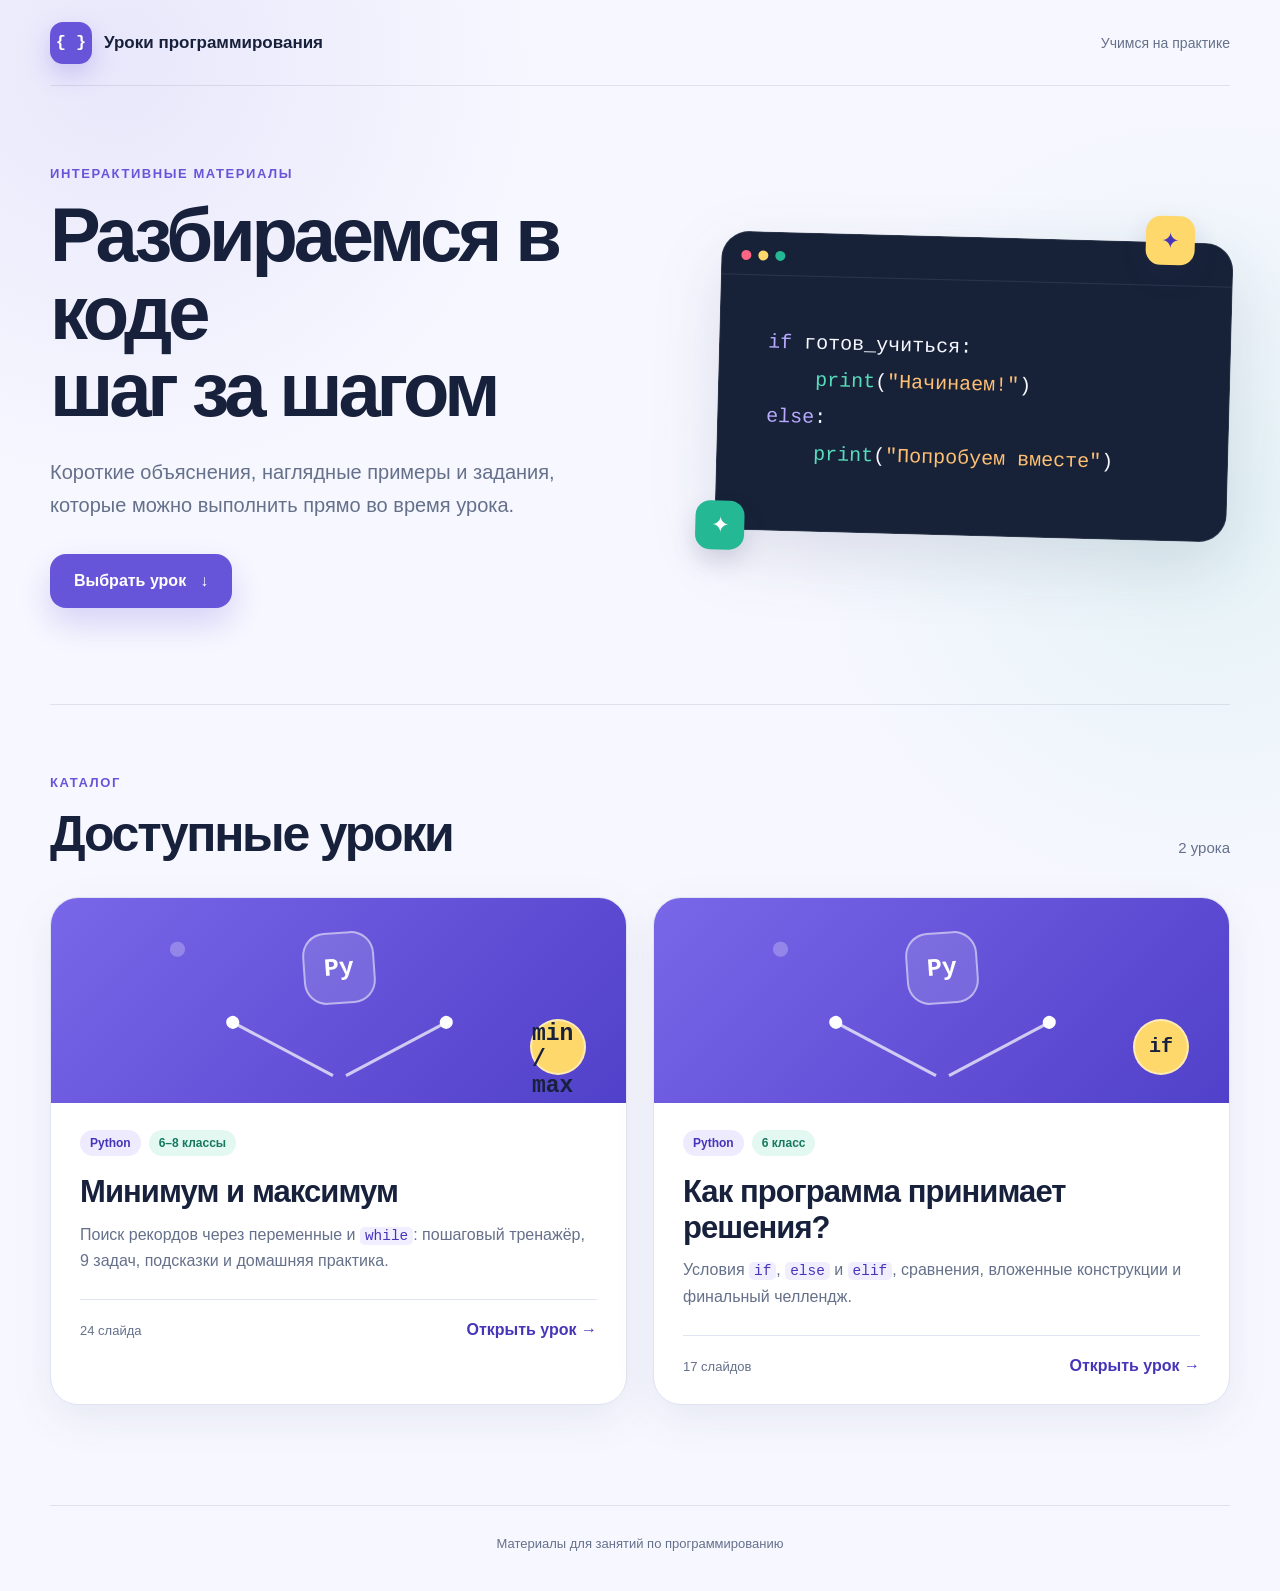
<file: index.html>
<!doctype html>
<html lang="ru">
<head>
  <meta charset="utf-8">
  <meta name="viewport" content="width=device-width, initial-scale=1">
  <meta name="theme-color" content="#f5f7ff">
  <meta name="description" content="Интерактивные уроки по программированию для школьников.">
  <title>Уроки программирования</title>
  <link rel="stylesheet" href="./assets/css/site.css">
</head>
<body>
  <div class="page-shell">
    <header class="site-header">
      <a class="brand" href="./" aria-label="Уроки программирования — на главную">
        <span class="brand-mark" aria-hidden="true">{ }</span>
        <span>Уроки программирования</span>
      </a>
      <span class="header-note">Учимся на практике</span>
    </header>

    <main>
      <section class="hero" aria-labelledby="page-title">
        <div class="hero-copy">
          <p class="eyebrow">Интерактивные материалы</p>
          <h1 id="page-title">Разбираемся в коде<br>шаг за шагом</h1>
          <p class="lead">Короткие объяснения, наглядные примеры и задания, которые можно выполнить прямо во время урока.</p>
          <a class="primary-action" href="#lessons">Выбрать урок <span aria-hidden="true">↓</span></a>
        </div>

        <div class="code-card" aria-hidden="true">
          <div class="window-bar"><span></span><span></span><span></span></div>
          <pre><code><span class="code-violet">if</span> готов_учиться:
    <span class="code-mint">print</span>(<span class="code-orange">"Начинаем!"</span>)
<span class="code-violet">else</span>:
    <span class="code-mint">print</span>(<span class="code-orange">"Попробуем вместе"</span>)</code></pre>
          <span class="spark spark-one">✦</span>
          <span class="spark spark-two">✦</span>
        </div>
      </section>

      <section class="lessons-section" id="lessons" aria-labelledby="lessons-title">
        <div class="section-heading">
          <div>
            <p class="eyebrow">Каталог</p>
            <h2 id="lessons-title">Доступные уроки</h2>
          </div>
          <p class="lesson-count">2 урока</p>
        </div>

        <div class="lesson-grid">
          <article class="lesson-card">
            <div class="card-visual" aria-hidden="true">
              <span class="python-sign">Py</span>
              <div class="branch branch-left"><span></span></div>
              <div class="branch branch-right"><span></span></div>
              <span class="decision" style="font-size:23px">min / max</span>
            </div>
            <div class="card-body">
              <div class="tags"><span>Python</span><span>6–8 классы</span></div>
              <h3>Минимум и максимум</h3>
              <p>Поиск рекордов через переменные и <code>while</code>: пошаговый тренажёр, 9 задач, подсказки и домашняя практика.</p>
              <div class="card-footer">
                <span class="meta">24 слайда</span>
                <a href="./lessons/python-min-max.html">Открыть урок <span aria-hidden="true">→</span></a>
              </div>
            </div>
          </article>
          <article class="lesson-card">
            <div class="card-visual" aria-hidden="true">
              <span class="python-sign">Py</span>
              <div class="branch branch-left"><span></span></div>
              <div class="branch branch-right"><span></span></div>
              <span class="decision">if</span>
            </div>
            <div class="card-body">
              <div class="tags">
                <span>Python</span>
                <span>6 класс</span>
              </div>
              <h3>Как программа принимает решения?</h3>
              <p>Условия <code>if</code>, <code>else</code> и <code>elif</code>, сравнения, вложенные конструкции и финальный челлендж.</p>
              <div class="card-footer">
                <span class="meta">17 слайдов</span>
                <a href="./lessons/python-if-else-6-class.html">Открыть урок <span aria-hidden="true">→</span></a>
              </div>
            </div>
          </article>
        </div>
      </section>
    </main>

    <footer>
      <p>Материалы для занятий по программированию</p>
    </footer>
  </div>
</body>
</html>
</file>
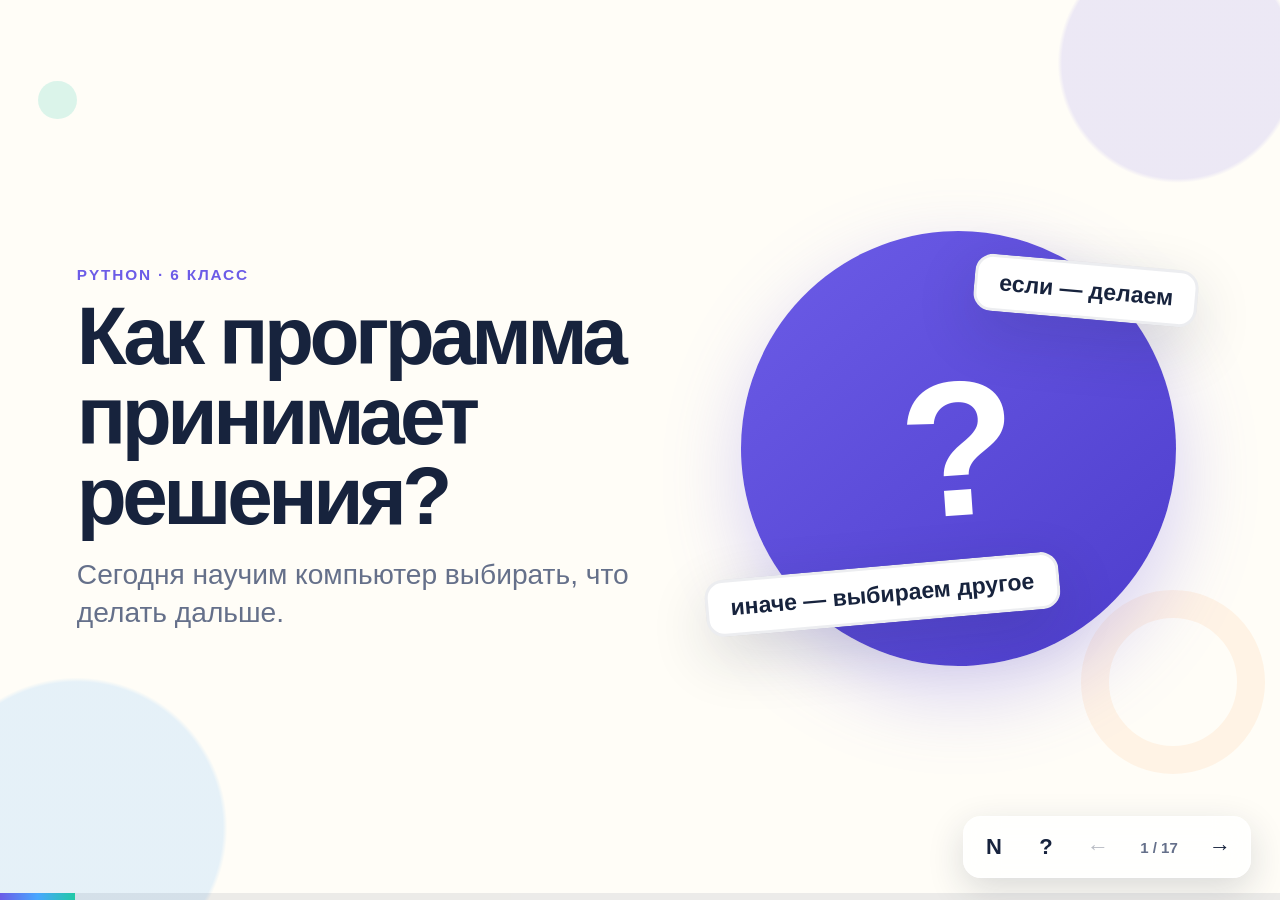
<file: python_if_else_6_class.html>
<!doctype html>
<html lang="ru">
<head>
  <meta charset="utf-8">
  <meta name="viewport" content="width=device-width, initial-scale=1, viewport-fit=cover">
  <meta name="theme-color" content="#17233d">
  <title>Как программа принимает решения? — Python, 6 класс</title>
  <style>
    :root {
      --ink: #17233d;
      --muted: #65708a;
      --paper: #fffdf7;
      --white: #ffffff;
      --violet: #6c5ce7;
      --violet-dark: #4d3dcc;
      --sky: #48a7ff;
      --mint: #20c9a6;
      --orange: #ff9f43;
      --pink: #ff6685;
      --yellow: #ffd166;
      --green: #25b579;
      --red: #eb5757;
      --code: #172238;
      --shadow: 0 20px 60px rgba(23, 35, 61, .16);
      --radius: clamp(22px, 2.2vw, 38px);
    }

    * { box-sizing: border-box; }

    html, body {
      width: 100%;
      height: 100%;
      margin: 0;
      overflow: hidden;
      background: #111a2e;
      color: var(--ink);
      font-family: "Segoe UI", "Aptos", Arial, sans-serif;
      -webkit-font-smoothing: antialiased;
    }

    button, input { font: inherit; }
    button { -webkit-tap-highlight-color: transparent; }

    .deck {
      position: relative;
      width: 100vw;
      height: 100vh;
      isolation: isolate;
    }

    .slide {
      position: absolute;
      inset: 0;
      overflow: hidden;
      display: grid;
      grid-template-rows: auto 1fr;
      gap: clamp(20px, 3.2vh, 42px);
      padding: clamp(42px, 5.5vh, 70px) clamp(52px, 6vw, 110px) clamp(72px, 9vh, 100px);
      background:
        radial-gradient(circle at 92% 7%, rgba(108, 92, 231, .13) 0 8%, transparent 8.3%),
        radial-gradient(circle at 6% 92%, rgba(72, 167, 255, .14) 0 10%, transparent 10.3%),
        var(--paper);
      opacity: 0;
      transform: translateX(4%);
      pointer-events: none;
      transition: opacity .36s ease, transform .42s cubic-bezier(.2,.75,.2,1);
    }

    .slide.active {
      opacity: 1;
      transform: translateX(0);
      pointer-events: auto;
      z-index: 2;
    }

    .slide.leaving { transform: translateX(-3%); }

    .slide::before,
    .slide::after {
      content: "";
      position: absolute;
      border-radius: 50%;
      pointer-events: none;
      z-index: -1;
    }

    .slide::before {
      width: clamp(90px, 10vw, 180px);
      height: clamp(90px, 10vw, 180px);
      right: 1.2vw;
      bottom: 14vh;
      border: clamp(18px, 2.2vw, 34px) solid rgba(255, 159, 67, .10);
    }

    .slide::after {
      width: clamp(24px, 3vw, 50px);
      height: clamp(24px, 3vw, 50px);
      left: 3vw;
      top: 9vh;
      background: rgba(32, 201, 166, .16);
    }

    .theme-violet { --accent: var(--violet); --soft: #f0edff; }
    .theme-sky { --accent: var(--sky); --soft: #eaf6ff; }
    .theme-mint { --accent: var(--mint); --soft: #e8fbf6; }
    .theme-orange { --accent: var(--orange); --soft: #fff2e2; }
    .theme-pink { --accent: var(--pink); --soft: #fff0f4; }

    .slide-head {
      display: flex;
      align-items: baseline;
      justify-content: space-between;
      gap: 30px;
      min-width: 0;
    }

    .kicker {
      margin: 0 0 10px;
      color: var(--accent);
      font-size: clamp(14px, 1.2vw, 20px);
      font-weight: 800;
      letter-spacing: .12em;
      text-transform: uppercase;
    }

    h1, h2, h3, p { margin-top: 0; }

    h1 {
      max-width: 980px;
      margin-bottom: 20px;
      font-size: clamp(50px, 6.4vw, 105px);
      line-height: .98;
      letter-spacing: -.055em;
    }

    h2 {
      margin: 0;
      max-width: 92vw;
      font-size: clamp(34px, 4.2vw, 68px);
      line-height: 1.03;
      letter-spacing: -.04em;
      white-space: nowrap;
    }

    h2.long-title { font-size: clamp(30px, 3.55vw, 60px); }

    h3 {
      margin-bottom: 14px;
      font-size: clamp(24px, 2.3vw, 38px);
      line-height: 1.12;
    }

    p, .body-text {
      font-size: clamp(20px, 2vw, 34px);
      line-height: 1.35;
    }

    .subtitle {
      max-width: 760px;
      margin: 0;
      color: var(--muted);
      font-size: clamp(22px, 2.2vw, 36px);
      line-height: 1.35;
    }

    .accent { color: var(--accent); }
    .soft { color: var(--muted); }
    .center { text-align: center; }
    .big { font-size: clamp(34px, 4vw, 68px); font-weight: 850; line-height: 1.05; }
    .small { font-size: clamp(16px, 1.35vw, 22px); }
    .mono { font-family: Consolas, "Cascadia Mono", "Courier New", monospace; }

    .content {
      min-height: 0;
      display: grid;
      align-content: center;
    }

    .two-col {
      display: grid;
      grid-template-columns: minmax(0, 1.08fr) minmax(0, .92fr);
      gap: clamp(32px, 5vw, 90px);
      align-items: center;
      min-height: 0;
    }

    .hero-visual {
      position: relative;
      display: grid;
      place-items: center;
      min-height: 48vh;
    }

    .hero-orb {
      width: min(34vw, 480px);
      aspect-ratio: 1;
      display: grid;
      place-items: center;
      border-radius: 50%;
      background: linear-gradient(145deg, var(--accent), var(--violet-dark));
      color: white;
      box-shadow: 0 28px 80px color-mix(in srgb, var(--accent) 28%, transparent);
      font-size: clamp(100px, 15vw, 230px);
      font-weight: 900;
      transform: rotate(-4deg);
    }

    .orbit-label {
      position: absolute;
      padding: 12px 22px;
      border: 3px solid rgba(23,35,61,.08);
      border-radius: 18px;
      background: white;
      box-shadow: var(--shadow);
      font-size: clamp(20px, 1.8vw, 30px);
      font-weight: 800;
    }
    .orbit-label.one { top: 7%; right: 1%; transform: rotate(5deg); }
    .orbit-label.two { bottom: 10%; left: -2%; transform: rotate(-5deg); }

    .price-scene {
      display: grid;
      grid-template-columns: .78fr 2.2fr;
      gap: clamp(30px, 5vw, 74px);
      align-items: stretch;
    }

    .product {
      display: grid;
      place-items: center;
      align-content: center;
      gap: 8px;
      min-height: 340px;
      border-radius: var(--radius);
      background: linear-gradient(150deg, #fff4de, #ffe5ed);
      box-shadow: var(--shadow);
    }
    .product .emoji { font-size: clamp(88px, 11vw, 170px); filter: drop-shadow(0 14px 16px rgba(23,35,61,.12)); }
    .price { font-size: clamp(36px, 4vw, 64px); font-weight: 900; }

    .people {
      display: grid;
      grid-template-columns: repeat(3, 1fr);
      gap: clamp(14px, 2vw, 28px);
      align-items: stretch;
    }

    .person {
      position: relative;
      min-width: 0;
      padding: clamp(20px, 2.2vw, 34px) 16px;
      border: 3px solid transparent;
      border-radius: var(--radius);
      background: white;
      color: var(--ink);
      box-shadow: 0 14px 40px rgba(23,35,61,.10);
      cursor: pointer;
      transition: transform .2s ease, border-color .2s ease, background .2s ease;
    }
    .person:hover { transform: translateY(-6px); }
    .person:focus-visible { outline: 5px solid rgba(72,167,255,.35); outline-offset: 3px; }
    .person .face { display: block; margin-bottom: 14px; font-size: clamp(50px, 6vw, 92px); }
    .person .name { display: block; font-size: clamp(22px, 2vw, 34px); font-weight: 850; }
    .person .cash { display: block; margin-top: 8px; color: var(--accent); font-size: clamp(28px, 3vw, 48px); font-weight: 900; }
    .person .answer { display: block; min-height: 1.4em; margin-top: 12px; font-size: clamp(16px, 1.35vw, 22px); font-weight: 800; }
    .person.yes { border-color: var(--green); background: #ecfff7; }
    .person.no { border-color: var(--red); background: #fff2f2; }

    .rule-stack {
      display: grid;
      gap: clamp(22px, 3vh, 34px);
      width: min(100%, 1100px);
      margin: auto;
    }

    .rule {
      display: grid;
      grid-template-columns: minmax(140px, .42fr) 70px minmax(0, 1.5fr);
      align-items: center;
      gap: 24px;
      padding: clamp(24px, 3vw, 40px);
      border-radius: var(--radius);
      background: white;
      box-shadow: var(--shadow);
    }
    .rule-word { color: var(--accent); font-size: clamp(34px, 4vw, 62px); font-weight: 950; }
    .rule-arrow { color: var(--orange); font-size: clamp(40px, 5vw, 72px); font-weight: 900; text-align: center; }
    .rule-text { font-size: clamp(24px, 2.6vw, 42px); font-weight: 750; line-height: 1.15; }

    .elif-stack { gap: clamp(10px, 1.4vh, 16px); }
    .elif-stack .rule {
      grid-template-columns: .55fr 48px 1.2fr !important;
      gap: 14px;
      padding: clamp(14px, 1.5vw, 22px) clamp(18px, 2vw, 28px);
      border-radius: 22px;
    }
    .elif-stack .rule-word { font-size: clamp(30px, 3.1vw, 50px); }
    .elif-stack .rule-arrow { font-size: clamp(30px, 3.2vw, 48px); }
    .elif-stack .rule-text { font-size: clamp(19px, 1.8vw, 29px); line-height: 1.08; }
    .elif-stack .body-text { font-size: clamp(18px, 1.55vw, 25px); line-height: 1.24; }

    [data-step] {
      opacity: 0;
      transform: translateY(16px);
      transition: opacity .35s ease, transform .35s ease;
    }
    [data-step].revealed { opacity: 1; transform: translateY(0); }

    .reveal-button, .action-button, .choice-button, .value-button {
      border: 0;
      border-radius: 16px;
      cursor: pointer;
      font-weight: 850;
      transition: transform .18s ease, box-shadow .18s ease, background .18s ease;
    }
    .reveal-button:hover, .action-button:hover, .choice-button:hover, .value-button:hover { transform: translateY(-3px); }
    .reveal-button:focus-visible, .action-button:focus-visible, .choice-button:focus-visible, .value-button:focus-visible { outline: 5px solid rgba(72,167,255,.35); outline-offset: 3px; }
    .reveal-button, .action-button {
      justify-self: start;
      padding: 14px 24px;
      background: var(--accent);
      color: white;
      box-shadow: 0 10px 24px color-mix(in srgb, var(--accent) 25%, transparent);
      font-size: clamp(17px, 1.4vw, 23px);
    }

    .quiz-grid {
      display: grid;
      grid-template-columns: repeat(3, 1fr);
      gap: clamp(18px, 2.4vw, 34px);
      align-items: stretch;
    }

    .six-quiz-content { align-content: stretch; }
    .quiz-grid.six {
      height: 100%;
      grid-template-rows: repeat(2, minmax(0, 1fr));
      gap: clamp(14px, 1.8vw, 26px);
    }
    .quiz-grid.six .flip-card {
      min-height: 0;
      height: 100%;
      gap: 10px;
      padding: 16px 20px;
    }
    .quiz-grid.six .flip-card code { font-size: clamp(23px, 2.25vw, 38px); }
    .quiz-grid.six .flip-card .result { font-size: clamp(17px, 1.45vw, 24px); }

    .operator-board {
      display: grid;
      grid-template-columns: repeat(2, minmax(0, 1fr));
      gap: 0 clamp(42px, 6vw, 96px);
      width: min(100%, 1120px);
      margin: auto;
    }
    .operator-row {
      display: grid;
      grid-template-columns: clamp(100px, 9vw, 150px) 1fr;
      align-items: center;
      gap: 24px;
      min-height: clamp(92px, 13vh, 126px);
      padding: 14px 10px;
      border-bottom: 3px solid color-mix(in srgb, var(--accent) 22%, transparent);
    }
    .operator-row:nth-last-child(-n + 2) { border-bottom: 0; }
    .operator-symbol {
      color: var(--accent);
      font: 950 clamp(38px, 4.4vw, 70px)/1 Consolas, "Cascadia Mono", monospace;
      text-align: center;
    }
    .operator-meaning {
      font-size: clamp(22px, 2.2vw, 36px);
      font-weight: 800;
      line-height: 1.12;
    }

    .flip-card {
      min-height: clamp(220px, 31vh, 330px);
      display: grid;
      place-items: center;
      align-content: center;
      gap: 24px;
      padding: 24px;
      border: 0;
      border-radius: var(--radius);
      background: white;
      box-shadow: var(--shadow);
      color: var(--ink);
      cursor: pointer;
      transition: transform .2s ease, background .25s ease;
    }
    .flip-card:hover { transform: translateY(-5px) rotate(-.3deg); }
    .flip-card code { font-size: clamp(26px, 2.8vw, 46px); font-weight: 850; }
    .flip-card .result { color: var(--muted); font-size: clamp(21px, 2vw, 32px); font-weight: 900; }
    .flip-card.flipped.true { background: #eafff7; box-shadow: inset 0 0 0 4px var(--green), var(--shadow); }
    .flip-card.flipped.false { background: #fff0f0; box-shadow: inset 0 0 0 4px var(--red), var(--shadow); }

    .boolean-demo {
      display: grid;
      grid-template-columns: 1fr 100px 1fr;
      gap: 32px;
      align-items: center;
      width: min(100%, 1120px);
      margin: auto;
    }
    .boolean-side { display: grid; gap: 24px; }
    .expression, .boolean-result {
      padding: 22px 30px;
      border-radius: 20px;
      background: white;
      box-shadow: var(--shadow);
      font-family: Consolas, "Cascadia Mono", monospace;
      font-size: clamp(26px, 3vw, 48px);
      font-weight: 850;
      text-align: center;
    }
    .boolean-result.true { color: var(--green); }
    .boolean-result.false { color: var(--red); }
    .down-arrow { color: var(--accent); font-size: clamp(48px, 6vw, 90px); font-weight: 900; text-align: center; }

    .code-card {
      position: relative;
      overflow: hidden;
      width: 100%;
      border-radius: var(--radius);
      background: var(--code);
      color: #eef3ff;
      box-shadow: 0 26px 70px rgba(23,34,56,.28);
    }
    .code-dots { display: flex; gap: 8px; padding: 18px 22px 4px; }
    .code-dots i { width: 12px; height: 12px; border-radius: 50%; background: #ff6b6b; }
    .code-dots i:nth-child(2) { background: #ffd166; }
    .code-dots i:nth-child(3) { background: #2dd4a9; }
    pre {
      margin: 0;
      padding: clamp(22px, 2.6vw, 42px);
      overflow: hidden;
      white-space: pre-wrap;
      tab-size: 4;
      font: 700 clamp(22px, 2.15vw, 36px)/1.5 Consolas, "Cascadia Mono", "Courier New", monospace;
    }
    .compact pre { font-size: clamp(18px, 1.65vw, 28px); line-height: 1.46; }
    .kw { color: #c792ea; }
    .var { color: #82aaff; }
    .num { color: #f6c177; }
    .str { color: #a6e3a1; }
    .fn { color: #89dceb; }
    .op { color: #ff8fa3; }
    .comment { color: #8e9ab7; }
    .blank { color: var(--yellow); letter-spacing: .04em; }
    .line-focus { display: inline-block; margin-left: -12px; padding: 0 12px; border-radius: 8px; background: rgba(108,92,231,.23); }

    .question-panel {
      display: grid;
      place-items: center;
      min-height: 290px;
      padding: clamp(28px, 4vw, 62px);
      border-radius: var(--radius);
      background: var(--soft);
      text-align: center;
    }
    .question-mark { color: var(--accent); font-size: clamp(72px, 10vw, 150px); font-weight: 950; line-height: .8; }

    .flow {
      width: min(100%, 1100px);
      margin: auto;
      text-align: center;
    }
    .flow-condition {
      display: inline-block;
      padding: 22px 40px;
      border: 4px solid var(--accent);
      border-radius: 24px;
      background: white;
      font: 850 clamp(24px, 2.7vw, 44px) Consolas, "Cascadia Mono", monospace;
      box-shadow: var(--shadow);
    }
    .branch-line {
      width: 64%;
      height: 56px;
      margin: 0 auto;
      border-right: 5px solid #b7bfd2;
      border-bottom: 5px solid #b7bfd2;
      border-left: 5px solid #b7bfd2;
      border-radius: 0 0 22px 22px;
    }
    .branch-labels, .branch-results { display: grid; grid-template-columns: 1fr 1fr; gap: 120px; }
    .branch-labels { margin: -16px 12% 10px; color: var(--muted); font-size: clamp(20px, 2vw, 32px); font-weight: 900; }
    .branch-results > div {
      padding: 26px;
      border-radius: var(--radius);
      background: white;
      box-shadow: var(--shadow);
      font-size: clamp(22px, 2.35vw, 38px);
      font-weight: 850;
    }
    .branch-results .yes-result { border-bottom: 7px solid var(--green); }
    .branch-results .no-result { border-bottom: 7px solid var(--red); }

    .output-box {
      min-height: 100px;
      display: grid;
      place-items: center;
      margin-top: 22px;
      padding: 20px;
      border-radius: 18px;
      background: #f1f4fa;
      color: var(--muted);
      font: 800 clamp(20px, 1.8vw, 30px) Consolas, "Cascadia Mono", monospace;
      text-align: center;
    }
    .output-box.good { background: #e8fff6; color: #13895d; }
    .output-box.bad { background: #fff0f0; color: #c53d3d; }

    .value-row, .choices {
      display: flex;
      flex-wrap: wrap;
      gap: 12px;
      margin-top: 22px;
    }
    .value-button, .choice-button {
      padding: 13px 20px;
      border: 3px solid #dce2ed;
      background: white;
      color: var(--ink);
      font-size: clamp(17px, 1.45vw, 23px);
    }
    .value-button.selected, .choice-button.selected { border-color: var(--accent); background: var(--soft); }
    .choice-button.correct { border-color: var(--green); background: #e9fff6; color: #137c57; }
    .choice-button.wrong { border-color: var(--red); background: #fff1f1; color: #b53737; }

    .practice-content {
      align-content: start;
      gap: clamp(16px, 2.2vh, 26px);
    }
    .task-switcher {
      display: flex;
      justify-content: center;
      gap: clamp(10px, 1.2vw, 18px);
    }
    .task-tab {
      width: clamp(48px, 4.2vw, 64px);
      height: clamp(48px, 4.2vw, 64px);
      border: 3px solid color-mix(in srgb, var(--accent) 26%, white);
      border-radius: 18px;
      background: white;
      color: var(--ink);
      cursor: pointer;
      font-size: clamp(20px, 1.8vw, 28px);
      font-weight: 900;
      box-shadow: 0 8px 22px rgba(23,35,61,.08);
      transition: transform .18s ease, background .18s ease, color .18s ease, box-shadow .18s ease;
    }
    .task-tab:hover { transform: translateY(-3px); }
    .task-tab:focus-visible { outline: 5px solid rgba(72,167,255,.35); outline-offset: 3px; }
    .task-tab.selected {
      border-color: var(--accent);
      background: var(--accent);
      color: white;
      box-shadow: 0 12px 28px color-mix(in srgb, var(--accent) 28%, transparent);
    }
    .practice-task {
      display: none;
      grid-template-columns: minmax(300px, .8fr) minmax(500px, 1.2fr);
      gap: clamp(24px, 3.2vw, 52px);
      align-items: stretch;
      min-height: 350px;
    }
    .practice-task.active { display: grid; }
    .task-prompt {
      display: grid;
      grid-template-rows: auto auto 1fr auto;
      align-content: start;
      min-width: 0;
      padding: clamp(22px, 2.5vw, 36px);
      border-radius: var(--radius);
      background: var(--soft);
    }
    .task-meta { display: flex; align-items: center; gap: 14px; margin-bottom: 14px; }
    .task-emoji { font-size: clamp(42px, 4.2vw, 66px); line-height: 1; }
    .task-label {
      color: var(--accent);
      font-size: clamp(14px, 1.1vw, 18px);
      font-weight: 900;
      letter-spacing: .1em;
      text-transform: uppercase;
    }
    .task-prompt h3 { margin-bottom: 12px; font-size: clamp(25px, 2.35vw, 38px); }
    .task-prompt p { margin: 0 0 18px; color: var(--muted); font-size: clamp(18px, 1.65vw, 26px); }
    .task-prompt .action-button { align-self: end; }
    .task-answer {
      display: grid;
      min-width: 0;
      min-height: 350px;
    }
    .task-answer > * { grid-area: 1 / 1; }
    .answer-placeholder {
      display: grid;
      place-items: center;
      padding: 30px;
      border: 4px dashed color-mix(in srgb, var(--accent) 32%, white);
      border-radius: var(--radius);
      background: rgba(255,255,255,.72);
      color: var(--muted);
      font-size: clamp(21px, 2vw, 31px);
      font-weight: 850;
      line-height: 1.3;
      text-align: center;
      transition: opacity .22s ease;
    }
    .task-answer .code-card {
      opacity: 0;
      visibility: hidden;
      transform: translateY(10px);
      transition: opacity .25s ease, transform .25s ease, visibility .25s;
    }
    .task-answer.visible .answer-placeholder { opacity: 0; }
    .task-answer.visible .code-card { opacity: 1; visibility: visible; transform: none; }
    .task-answer pre { font-size: clamp(17px, 1.52vw, 25px); line-height: 1.44; }

    .advanced-practice .practice-task,
    .advanced-practice .task-answer { min-height: 360px; }
    .advanced-practice .task-prompt p { font-size: clamp(17px, 1.48vw, 23px); }
    .advanced-practice .task-answer pre { font-size: clamp(15px, 1.23vw, 21px); line-height: 1.34; }

    .final-practice .practice-task,
    .final-practice .task-answer { min-height: 360px; }
    .final-practice .task-prompt p { font-size: clamp(16px, 1.42vw, 22px); }
    .final-practice .task-answer pre {
      padding: clamp(18px, 2vw, 30px);
      font-size: clamp(14px, 1.12vw, 19px);
      line-height: 1.28;
    }

    .ternary-compare {
      display: grid;
      grid-template-columns: minmax(0, 1fr) 88px minmax(0, 1fr);
      gap: clamp(18px, 2.4vw, 34px);
      align-items: center;
    }
    .ternary-block { min-width: 0; }
    .ternary-label {
      margin: 0 0 12px;
      color: var(--accent);
      font-size: clamp(16px, 1.35vw, 22px);
      font-weight: 900;
      letter-spacing: .08em;
      text-transform: uppercase;
    }
    .ternary-arrow {
      color: var(--accent);
      font-size: clamp(54px, 5.5vw, 82px);
      font-weight: 950;
      text-align: center;
    }
    .ternary-compare pre { font-size: clamp(17px, 1.48vw, 25px); line-height: 1.42; }
    .ternary-one-line pre {
      padding-inline: clamp(18px, 1.8vw, 28px);
      font-size: clamp(15px, 1.16vw, 20px);
      white-space: pre;
    }
    .ternary-formula {
      margin-top: clamp(18px, 2.5vh, 28px);
      padding: 16px 22px;
      border-left: 7px solid var(--accent);
      border-radius: 14px;
      background: var(--soft);
      font-size: clamp(18px, 1.7vw, 27px);
      font-weight: 800;
      text-align: center;
    }

    .ternary-breakdown {
      display: grid;
      gap: clamp(22px, 3vh, 34px);
      width: min(100%, 1180px);
      margin: auto;
    }
    .ternary-syntax pre {
      padding-block: clamp(24px, 3vw, 38px);
      font-size: clamp(20px, 1.9vw, 31px);
      text-align: center;
      white-space: nowrap;
    }
    .ternary-steps {
      display: grid;
      grid-template-columns: 1fr auto 1fr auto 1fr;
      gap: clamp(14px, 2vw, 28px);
      align-items: start;
    }
    .ternary-step {
      min-width: 0;
      text-align: center;
    }
    .ternary-step-number {
      display: inline-grid;
      place-items: center;
      width: clamp(38px, 3.4vw, 52px);
      aspect-ratio: 1;
      margin-bottom: 12px;
      border-radius: 50%;
      background: var(--accent);
      color: white;
      font-size: clamp(20px, 1.8vw, 28px);
      font-weight: 950;
    }
    .ternary-step strong {
      display: block;
      margin-bottom: 8px;
      font-size: clamp(20px, 1.8vw, 28px);
      line-height: 1.15;
    }
    .ternary-step p {
      margin: 0;
      color: var(--muted);
      font-size: clamp(16px, 1.35vw, 22px);
      line-height: 1.28;
    }
    .ternary-step-arrow {
      padding-top: clamp(44px, 4.4vw, 66px);
      color: var(--orange);
      font-size: clamp(32px, 3.2vw, 50px);
      font-weight: 950;
    }
    .ternary-step-or {
      color: var(--muted);
      font-size: clamp(16px, 1.35vw, 22px);
      letter-spacing: .08em;
      text-transform: uppercase;
    }
    .ternary-outcome {
      margin: 0;
      padding: 15px 22px;
      border-left: 7px solid var(--accent);
      border-radius: 14px;
      background: var(--soft);
      font-size: clamp(18px, 1.55vw, 25px);
      font-weight: 800;
      text-align: center;
    }

    .indent-guides pre { position: relative; }
    .indent-good { box-shadow: inset 8px 0 0 var(--green), 0 26px 70px rgba(23,34,56,.28); }
    .indent-bad { box-shadow: inset 8px 0 0 var(--red), 0 26px 70px rgba(23,34,56,.28); }
    .code-label { position: absolute; top: 16px; right: 20px; z-index: 2; font-size: clamp(22px, 2.4vw, 38px); font-weight: 900; }

    .scenario {
      display: grid;
      grid-template-columns: .68fr 1.32fr;
      gap: clamp(30px, 4vw, 70px);
      align-items: center;
    }
    .scene-art {
      display: grid;
      place-items: center;
      align-content: center;
      min-height: 390px;
      padding: 24px;
      border-radius: var(--radius);
      background: var(--soft);
      text-align: center;
    }
    .scene-art .emoji { font-size: clamp(100px, 13vw, 200px); filter: drop-shadow(0 18px 18px rgba(23,35,61,.13)); }
    .scene-art p { margin: 12px 0 0; font-weight: 850; }

    .bug-grid {
      display: grid;
      grid-template-columns: repeat(2, minmax(0, 1fr));
      gap: clamp(24px, 3vw, 48px);
      align-items: start;
    }
    .bug-card { min-width: 0; }
    .bug-card h3 { display: flex; align-items: center; gap: 12px; }
    .fix {
      margin-top: 14px;
      padding: 14px 18px;
      border-left: 6px solid var(--green);
      border-radius: 10px;
      background: #e9fff6;
      color: #137c57;
      font-size: clamp(18px, 1.5vw, 24px);
      font-weight: 800;
    }

    .simulator {
      padding: clamp(24px, 3vw, 40px);
      border-radius: var(--radius);
      background: var(--soft);
    }
    .simulator label { display: block; margin-bottom: 12px; font-size: clamp(20px, 1.8vw, 29px); font-weight: 850; }
    .input-row { display: flex; gap: 12px; }
    .input-row input {
      min-width: 0;
      width: 100%;
      padding: 15px 18px;
      border: 3px solid transparent;
      border-radius: 15px;
      background: white;
      color: var(--ink);
      font-size: clamp(20px, 2vw, 32px);
      font-weight: 850;
    }
    .input-row input:focus { outline: none; border-color: var(--accent); }

    .recap {
      display: grid;
      grid-template-columns: .9fr 1.1fr;
      gap: clamp(30px, 5vw, 80px);
      align-items: center;
    }
    .recap-questions { display: grid; gap: 14px; }
    .recap-q {
      display: grid;
      grid-template-columns: 1fr auto;
      gap: 18px;
      align-items: center;
      width: 100%;
      padding: 18px 22px;
      border: 0;
      border-radius: 16px;
      background: white;
      color: var(--ink);
      box-shadow: 0 10px 30px rgba(23,35,61,.09);
      cursor: pointer;
      text-align: left;
      font-size: clamp(18px, 1.7vw, 27px);
      font-weight: 800;
    }
    .recap-q .recap-answer { color: var(--accent); opacity: 0; transform: translateX(12px); transition: .25s ease; }
    .recap-q.open .recap-answer { opacity: 1; transform: none; }

    .teacher-note { display: none; }

    .nav-shell {
      position: fixed;
      right: clamp(16px, 2.3vw, 34px);
      bottom: clamp(17px, 2.4vh, 30px);
      z-index: 20;
      display: flex;
      align-items: center;
      gap: 8px;
      padding: 8px;
      border: 1px solid rgba(255,255,255,.72);
      border-radius: 18px;
      background: rgba(255,255,255,.78);
      box-shadow: 0 12px 36px rgba(23,35,61,.16);
      backdrop-filter: blur(16px);
    }
    .nav-button {
      width: 44px;
      height: 44px;
      display: grid;
      place-items: center;
      border: 0;
      border-radius: 12px;
      background: transparent;
      color: var(--ink);
      cursor: pointer;
      font-size: 22px;
      font-weight: 900;
    }
    .nav-button:hover { background: rgba(108,92,231,.11); }
    .nav-button:disabled { opacity: .3; cursor: default; }
    .counter { min-width: 62px; color: var(--muted); font-size: 15px; font-weight: 850; text-align: center; }

    .progress-track {
      position: fixed;
      z-index: 30;
      left: 0;
      right: 0;
      bottom: 0;
      height: 7px;
      background: rgba(23,35,61,.08);
    }
    .progress-bar {
      height: 100%;
      width: 0;
      background: linear-gradient(90deg, var(--violet), var(--sky), var(--mint));
      transition: width .35s ease;
    }

    .notes-panel {
      position: fixed;
      z-index: 40;
      left: clamp(18px, 2.5vw, 36px);
      bottom: clamp(22px, 3.3vh, 44px);
      width: min(520px, calc(100vw - 36px));
      max-height: 42vh;
      overflow: auto;
      padding: 22px 24px;
      border-radius: 18px;
      background: rgba(23,35,61,.96);
      color: white;
      box-shadow: 0 18px 60px rgba(0,0,0,.3);
      transform: translateY(130%);
      opacity: 0;
      transition: .28s ease;
    }
    .notes-panel.open { transform: none; opacity: 1; }
    .notes-panel h4 { margin: 0 0 10px; font-size: 18px; }
    .notes-panel p { margin: 8px 0; color: #dbe3f5; font-size: 16px; line-height: 1.45; }

    .help-overlay {
      position: fixed;
      z-index: 50;
      inset: 0;
      display: grid;
      place-items: center;
      padding: 24px;
      background: rgba(17,26,46,.72);
      backdrop-filter: blur(10px);
      opacity: 0;
      pointer-events: none;
      transition: opacity .22s ease;
    }
    .help-overlay.open { opacity: 1; pointer-events: auto; }
    .help-card {
      width: min(680px, 94vw);
      padding: clamp(26px, 4vw, 48px);
      border-radius: 28px;
      background: white;
      box-shadow: 0 24px 90px rgba(0,0,0,.35);
    }
    .help-card h3 { margin-bottom: 22px; }
    .shortcut-grid { display: grid; grid-template-columns: auto 1fr; gap: 14px 20px; align-items: center; }
    kbd { min-width: 54px; padding: 8px 12px; border: 2px solid #d9deea; border-bottom-width: 5px; border-radius: 10px; background: #f7f8fb; font-weight: 850; text-align: center; }

    .screen-reader {
      position: absolute;
      width: 1px;
      height: 1px;
      padding: 0;
      margin: -1px;
      overflow: hidden;
      clip: rect(0,0,0,0);
      white-space: nowrap;
      border: 0;
    }

    @media (max-width: 900px), (max-aspect-ratio: 4/3) {
      .slide { padding-inline: 5vw; }
      h2 { white-space: normal; }
      .two-col, .price-scene, .scenario, .recap { grid-template-columns: 1fr; gap: 24px; }
      .hero-visual { display: none; }
      .product { min-height: 180px; grid-template-columns: auto 1fr; padding: 20px; }
      .product .emoji { font-size: 74px; }
      .people { min-height: 220px; }
      .scene-art { display: none; }
      .bug-grid { gap: 18px; }
      .boolean-demo { grid-template-columns: 1fr 55px 1fr; gap: 14px; }
      .branch-labels, .branch-results { gap: 40px; }
      .operator-board { gap: 0 28px; }
      .practice-task { grid-template-columns: minmax(260px, .78fr) minmax(430px, 1.22fr); gap: 20px; }
      .ternary-compare { grid-template-columns: 1fr 56px 1fr; gap: 14px; }
      .ternary-steps { gap: 12px; }
    }

    @media (max-height: 650px) {
      .slide { padding-top: 28px; padding-bottom: 64px; gap: 18px; }
      h2 { font-size: clamp(30px, 4vw, 48px); }
      pre { font-size: clamp(18px, 2vw, 28px); padding-block: 18px; }
      .product, .scene-art { min-height: 280px; }
      .quiz-grid .flip-card { min-height: 210px; }
      .practice-task, .task-answer { min-height: 300px; }
      .task-prompt { padding: 20px; }
    }

    @media print {
      html, body { overflow: visible; background: white; }
      .deck { width: auto; height: auto; }
      .slide { position: relative; display: grid !important; width: 100vw; height: 56.25vw; max-height: 100vh; page-break-after: always; opacity: 1 !important; transform: none !important; }
      .nav-shell, .progress-track, .notes-panel, .help-overlay { display: none !important; }
      [data-step] { opacity: 1 !important; transform: none !important; }
    }

    @media (prefers-reduced-motion: reduce) {
      *, *::before, *::after { scroll-behavior: auto !important; transition-duration: .01ms !important; animation-duration: .01ms !important; }
    }
  </style>
</head>
<body>
  <main class="deck" id="deck" aria-live="polite">
    <section class="slide theme-violet active" data-title="Как программа принимает решения?" aria-hidden="false">
      <div></div>
      <div class="content two-col">
        <div>
          <p class="kicker">Python · 6 класс</p>
          <h1>Как программа принимает решения?</h1>
          <p class="subtitle">Сегодня научим компьютер выбирать, что делать дальше.</p>
        </div>
        <div class="hero-visual" aria-hidden="true">
          <div class="hero-orb">?</div>
          <div class="orbit-label one">если — делаем</div>
          <div class="orbit-label two">иначе — выбираем другое</div>
        </div>
      </div>
      <div class="teacher-note"><h4>0–7 минут · Вход в урок</h4><p>Поздоровайтесь и предложите классу бытовой выбор. Не называйте if/else сразу: сначала дети должны почувствовать саму идею решения.</p></div>
    </section>

    <section class="slide theme-orange" data-title="Мороженое — 100 ₽" aria-hidden="true">
      <header class="slide-head">
        <div><p class="kicker">Разогрев</p><h2>Мороженое стоит 100 ₽</h2></div>
      </header>
      <div class="content">
        <div class="price-scene">
          <div class="product" aria-label="Мороженое стоит 100 рублей">
            <span class="emoji">🍦</span>
            <span class="price">100 ₽</span>
          </div>
          <div>
            <p class="big" style="margin-bottom:24px">Кому продадим?</p>
            <div class="people">
              <button class="person" data-person data-outcome="yes" aria-label="Маша, 150 рублей">
                <span class="face">👧🏻</span><span class="name">Маша</span><span class="cash">150 ₽</span><span class="answer">Нажми, чтобы проверить</span>
              </button>
              <button class="person" data-person data-outcome="no" aria-label="Саша, 70 рублей">
                <span class="face">👦🏼</span><span class="name">Саша</span><span class="cash">70 ₽</span><span class="answer">Нажми, чтобы проверить</span>
              </button>
              <button class="person" data-person data-outcome="yes" aria-label="Катя, 100 рублей">
                <span class="face">👧🏽</span><span class="name">Катя</span><span class="cash">100 ₽</span><span class="answer">Нажми, чтобы проверить</span>
              </button>
            </div>
          </div>
        </div>
      </div>
      <div class="teacher-note"><h4>0–7 минут · Бытовая ситуация</h4><p>Попросите детей ответить до нажатия. Обязательно задержитесь на Кате: ровно 100 ₽ тоже достаточно — это подготовка к знаку ≥.</p></div>
    </section>

    <section class="slide theme-mint" data-title="Какое правило мы использовали?" aria-hidden="true">
      <header class="slide-head">
        <div><p class="kicker">Формулируем вместе</p><h2>Как продавец принимает решение?</h2></div>
        <button class="reveal-button" data-reveal-next>Открыть правило</button>
      </header>
      <div class="content">
        <div class="rule-stack">
          <div class="rule" data-step="1">
            <span class="rule-word">ЕСЛИ</span><span class="rule-arrow">→</span><span class="rule-text">денег 100 ₽ или больше — продаём</span>
          </div>
          <div class="rule" data-step="2">
            <span class="rule-word">ИНАЧЕ</span><span class="rule-arrow">→</span><span class="rule-text">говорим, что денег недостаточно</span>
          </div>
        </div>
      </div>
      <div class="teacher-note"><h4>7–12 минут · Человеческий алгоритм</h4><p>Соберите формулировку из ответов детей. Открывайте по одной строке. Свяжите «100 или больше» с ≥.</p></div>
    </section>

    <section class="slide theme-orange" data-title="Вспомним знаки сравнения" aria-hidden="true">
      <header class="slide-head">
        <div><p class="kicker">Напоминалка</p><h2>Вспомним знаки сравнения</h2></div>
        <p class="small soft">Читаем слева направо</p>
      </header>
      <div class="content">
        <div class="operator-board" aria-label="Шесть операторов сравнения Python">
          <div class="operator-row"><span class="operator-symbol">&gt;</span><span class="operator-meaning">больше</span></div>
          <div class="operator-row"><span class="operator-symbol">&lt;</span><span class="operator-meaning">меньше</span></div>
          <div class="operator-row"><span class="operator-symbol">&gt;=</span><span class="operator-meaning">больше или равно</span></div>
          <div class="operator-row"><span class="operator-symbol">&lt;=</span><span class="operator-meaning">меньше или равно</span></div>
          <div class="operator-row"><span class="operator-symbol">==</span><span class="operator-meaning">равно</span></div>
          <div class="operator-row"><span class="operator-symbol">!=</span><span class="operator-meaning">не равно</span></div>
        </div>
      </div>
      <div class="teacher-note"><h4>12–16 минут · Напоминание операторов</h4><p>Быстро прочитайте шесть знаков вместе с классом. Отдельно напомните: одно = присваивает значение, а два == сравнивают.</p></div>
    </section>

    <section class="slide theme-sky" data-title="Правда или неправда?" aria-hidden="true">
      <header class="slide-head">
        <div><p class="kicker">Мини-квиз</p><h2>Правда или неправда?</h2></div>
        <p class="small soft">Сначала голосуем · потом нажимаем</p>
      </header>
      <div class="content six-quiz-content">
        <div class="quiz-grid six">
          <button class="flip-card" data-flip data-answer="true"><code>150 &gt; 100</code><span class="result">Проверить</span></button>
          <button class="flip-card" data-flip data-answer="false"><code>70 &lt; 50</code><span class="result">Проверить</span></button>
          <button class="flip-card" data-flip data-answer="true"><code>100 &gt;= 100</code><span class="result">Проверить</span></button>
          <button class="flip-card" data-flip data-answer="false"><code>120 &lt;= 100</code><span class="result">Проверить</span></button>
          <button class="flip-card" data-flip data-answer="true"><code>100 == 100</code><span class="result">Проверить</span></button>
          <button class="flip-card" data-flip data-answer="false"><code>100 != 100</code><span class="result">Проверить</span></button>
        </div>
      </div>
      <div class="teacher-note"><h4>16–21 минута · Повторение сравнений</h4><p>Используйте голосование руками или 👍/👎. В примерах представлены все шесть знаков; ответы распределены поровну: три True и три False.</p></div>
    </section>

    <section class="slide theme-violet" data-title="Наша первая проблема" aria-hidden="true">
      <header class="slide-head">
        <div><p class="kicker">Новая задача</p><h2>У программы есть число. А решения нет.</h2></div>
      </header>
      <div class="content two-col">
        <div class="code-card">
          <div class="code-dots"><i></i><i></i><i></i></div>
          <pre><code><span class="var">money</span> <span class="op">=</span> <span class="num">150</span></code></pre>
        </div>
        <div class="question-panel">
          <div><div class="question-mark">?</div><p class="big" style="margin:20px 0 0">Как понять: продавать мороженое или нет?</p></div>
        </div>
      </div>
      <div class="teacher-note"><h4>21–27 минут · Проблемная ситуация</h4><p>Соберите идеи: сравнить сумму с ценой, выполнить действие только при верном условии. Это сильная точка входа в новый материал.</p></div>
    </section>

    <section class="slide theme-violet" data-title="Знакомимся с if" aria-hidden="true">
      <header class="slide-head">
        <div><p class="kicker">Новое слово</p><h2>if значит «если»</h2></div>
        <button class="reveal-button" data-reveal-next>Следующая строка</button>
      </header>
      <div class="content two-col">
        <div class="code-card">
          <div class="code-dots"><i></i><i></i><i></i></div>
          <pre><code><span class="var">money</span> <span class="op">=</span> <span class="num">150</span>

<span data-step="1"><span class="line-focus"><span class="kw">if</span> <span class="var">money</span> <span class="op">&gt;=</span> <span class="num">100</span>:</span></span>
<span data-step="2">    <span class="fn">print</span>(<span class="str">"Продаём мороженое!"</span>)</span></code></pre>
        </div>
        <div>
          <p class="big"><span class="accent">if</span> → если условие верно…</p>
          <p class="subtitle" data-step="2">…выполняем команду с отступом.</p>
        </div>
      </div>
      <div class="teacher-note"><h4>27–33 минуты · Первый if</h4><p>Открывайте код построчно. Попросите детей прочитать условие вслух по-русски. После появления print уточните, когда он выполнится.</p></div>
    </section>

    <section class="slide theme-sky" data-title="Как работает if?" aria-hidden="true">
      <header class="slide-head">
        <div><p class="kicker">Маршрут программы</p><h2>if проверяет условие и выбирает путь</h2></div>
      </header>
      <div class="content">
        <div class="flow">
          <div class="flow-condition">money &gt;= 100?</div>
          <div class="branch-line"></div>
          <div class="branch-labels"><span style="color:var(--green)">True</span><span style="color:var(--red)">False</span></div>
          <div class="branch-results">
            <div class="yes-result">Выполняем команду<br><span class="mono small">print(...)</span></div>
            <div class="no-result">Пропускаем команду<br><span class="small soft">и идём дальше</span></div>
          </div>
        </div>
      </div>
      <div class="teacher-note"><h4>33–38 минут · Схема</h4><p>Проведите три суммы по схеме: 150, 70 и 100. Пока не вводите else: ложная ветка просто пропускает команду.</p></div>
    </section>

    <section class="slide theme-orange" data-title="А если условие не выполнилось?" aria-hidden="true">
      <header class="slide-head">
        <div><p class="kicker">Замечаем проблему</p><h2 class="long-title">А если условие не выполнилось?</h2></div>
        <button class="reveal-button" data-reveal-next>Что увидит покупатель?</button>
      </header>
      <div class="content two-col">
        <div class="code-card">
          <div class="code-dots"><i></i><i></i><i></i></div>
          <pre><code><span class="var">money</span> <span class="op">=</span> <span class="num">70</span>

<span class="kw">if</span> <span class="var">money</span> <span class="op">&gt;=</span> <span class="num">100</span>:
    <span class="fn">print</span>(<span class="str">"Продаём мороженое!"</span>)</code></pre>
        </div>
        <div class="question-panel">
          <div>
            <p class="big">Что появится на экране?</p>
            <div class="output-box" data-step="1">Ничего</div>
            <p class="body-text" data-step="2" style="margin:24px 0 0">Как сообщить, что денег недостаточно?</p>
          </div>
        </div>
      </div>
      <div class="teacher-note"><h4>38–43 минуты · Потребность в else</h4><p>Не подсказывайте сразу. Дети должны заметить: покупатель не получает ответа. Спросите, как добавить вторую ветку.</p></div>
    </section>

    <section class="slide theme-mint" data-title="Добавляем else" aria-hidden="true">
      <header class="slide-head">
        <div><p class="kicker">Вторая дорога</p><h2>else значит «иначе»</h2></div>
      </header>
      <div class="content two-col">
        <div class="code-card">
          <div class="code-dots"><i></i><i></i><i></i></div>
          <pre><code><span class="var">money</span> <span class="op">=</span> <span class="num">70</span>

<span class="kw">if</span> <span class="var">money</span> <span class="op">&gt;=</span> <span class="num">100</span>:
    <span class="fn">print</span>(<span class="str">"Продаём мороженое!"</span>)
<span class="line-focus"><span class="kw">else</span>:</span>
    <span class="fn">print</span>(<span class="str">"Денег недостаточно"</span>)</code></pre>
        </div>
        <div class="rule-stack">
          <div class="rule" style="grid-template-columns:.5fr 70px 1fr"><span class="rule-word">if</span><span class="rule-arrow">→</span><span class="rule-text">условие True</span></div>
          <div class="rule" style="grid-template-columns:.5fr 70px 1fr"><span class="rule-word">else</span><span class="rule-arrow">→</span><span class="rule-text">условие False</span></div>
        </div>
      </div>
      <div class="teacher-note"><h4>43–48 минут · Полная конструкция</h4><p>Прочитайте программу человеческим языком. Подчеркните: выполняется ровно одна ветка. Проверьте суммы 70, 100 и 150.</p></div>
    </section>

    <section class="slide theme-pink" data-title="Почему здесь есть отступ?" aria-hidden="true">
      <header class="slide-head">
        <div><p class="kicker">Важная деталь</p><h2>Отступ собирает команды в блок</h2></div>
      </header>
      <div class="content">
        <div class="bug-grid indent-guides">
          <div>
            <div class="code-card compact indent-good">
              <span class="code-label" style="color:var(--green)">✓</span>
              <div class="code-dots"><i></i><i></i><i></i></div>
              <pre><code><span class="kw">if</span> <span class="var">money</span> <span class="op">&gt;=</span> <span class="num">100</span>:
    <span class="fn">print</span>(<span class="str">"Продаём"</span>)</code></pre>
            </div>
            <p class="body-text center" style="margin:20px 0 0">Команда относится к <span class="mono accent">if</span></p>
          </div>
          <div>
            <div class="code-card compact indent-bad">
              <span class="code-label" style="color:#ff8f8f">✕</span>
              <div class="code-dots"><i></i><i></i><i></i></div>
              <pre><code><span class="kw">if</span> <span class="var">money</span> <span class="op">&gt;=</span> <span class="num">100</span>:
<span class="fn">print</span>(<span class="str">"Продаём"</span>)</code></pre>
            </div>
            <p class="body-text center" style="margin:20px 0 0">Python не понимает блок</p>
          </div>
        </div>
      </div>
      <div class="teacher-note"><h4>48–53 минуты · Отступы</h4><p>Покажите четыре пробела. Сформулируйте просто: отступ говорит Python, какие команды относятся к условию. Не уходите в общую теорию блоков.</p></div>
    </section>

    <section class="slide theme-violet" data-title="Пять задач на if / else" aria-hidden="true">
      <header class="slide-head">
        <div><p class="kicker">Самостоятельная практика</p><h2 class="long-title">Пять задач на <span class="mono">if / else</span></h2></div>
      </header>
      <div class="content practice-content" data-task-set>
        <div class="task-switcher" role="tablist" aria-label="Выберите задачу">
          <button class="task-tab selected" role="tab" aria-selected="true" data-task-tab="1">1</button>
          <button class="task-tab" role="tab" aria-selected="false" data-task-tab="2">2</button>
          <button class="task-tab" role="tab" aria-selected="false" data-task-tab="3">3</button>
          <button class="task-tab" role="tab" aria-selected="false" data-task-tab="4">4</button>
          <button class="task-tab" role="tab" aria-selected="false" data-task-tab="5">5</button>
        </div>

        <article class="practice-task active" data-task-panel="1" aria-hidden="false">
          <div class="task-prompt">
            <div class="task-meta"><span class="task-emoji" aria-hidden="true">🎬</span><span class="task-label">Задача 1 из 5</span></div>
            <h3>Билет в кино</h3>
            <p><strong>Дано:</strong> возраст зрителя <span class="mono accent">age = 13</span>, а на фильм пускают с 12 лет. <strong>Что сделать:</strong> напишите конструкцию <span class="mono accent">if / else</span>, которая сравнит возраст с 12. Если зритель подходит по возрасту, выведите «Можно на фильм», иначе — «Пока нельзя».</p>
            <button class="action-button" data-show-answer aria-expanded="false">Показать ответ</button>
          </div>
          <div class="task-answer">
            <div class="answer-placeholder">Сначала напишите программу сами<br>✍️</div>
            <div class="code-card compact">
              <div class="code-dots"><i></i><i></i><i></i></div>
              <pre><code><span class="var">age</span> <span class="op">=</span> <span class="num">13</span>

<span class="kw">if</span> <span class="var">age</span> <span class="op">&gt;=</span> <span class="num">12</span>:
    <span class="fn">print</span>(<span class="str">"Можно на фильм"</span>)
<span class="kw">else</span>:
    <span class="fn">print</span>(<span class="str">"Пока нельзя"</span>)</code></pre>
            </div>
          </div>
        </article>

        <article class="practice-task" data-task-panel="2" aria-hidden="true">
          <div class="task-prompt">
            <div class="task-meta"><span class="task-emoji" aria-hidden="true">📦</span><span class="task-label">Задача 2 из 5</span></div>
            <h3>Бесплатная доставка</h3>
            <p><strong>Дано:</strong> сумма заказа <span class="mono accent">order = 850</span>. Доставка становится бесплатной при заказе на 1000 ₽ или больше. <strong>Что сделать:</strong> проверьте сумму с помощью <span class="mono accent">if / else</span>. Выведите «Бесплатная доставка», если условие выполнено, иначе — «Доставка платная».</p>
            <button class="action-button" data-show-answer aria-expanded="false">Показать ответ</button>
          </div>
          <div class="task-answer">
            <div class="answer-placeholder">Сначала напишите программу сами<br>✍️</div>
            <div class="code-card compact">
              <div class="code-dots"><i></i><i></i><i></i></div>
              <pre><code><span class="var">order</span> <span class="op">=</span> <span class="num">850</span>

<span class="kw">if</span> <span class="var">order</span> <span class="op">&gt;=</span> <span class="num">1000</span>:
    <span class="fn">print</span>(<span class="str">"Бесплатная доставка"</span>)
<span class="kw">else</span>:
    <span class="fn">print</span>(<span class="str">"Доставка платная"</span>)</code></pre>
            </div>
          </div>
        </article>

        <article class="practice-task" data-task-panel="3" aria-hidden="true">
          <div class="task-prompt">
            <div class="task-meta"><span class="task-emoji" aria-hidden="true">📝</span><span class="task-label">Задача 3 из 5</span></div>
            <h3>Зачёт</h3>
            <p><strong>Дано:</strong> ученик набрал <span class="mono accent">score = 75</span> баллов. Для зачёта нужно набрать не меньше 60. <strong>Что сделать:</strong> сравните результат с проходным баллом. Если баллов достаточно, выведите «Зачёт сдан», в противном случае — «Попробуй ещё раз».</p>
            <button class="action-button" data-show-answer aria-expanded="false">Показать ответ</button>
          </div>
          <div class="task-answer">
            <div class="answer-placeholder">Сначала напишите программу сами<br>✍️</div>
            <div class="code-card compact">
              <div class="code-dots"><i></i><i></i><i></i></div>
              <pre><code><span class="var">score</span> <span class="op">=</span> <span class="num">75</span>

<span class="kw">if</span> <span class="var">score</span> <span class="op">&gt;=</span> <span class="num">60</span>:
    <span class="fn">print</span>(<span class="str">"Зачёт сдан"</span>)
<span class="kw">else</span>:
    <span class="fn">print</span>(<span class="str">"Попробуй ещё раз"</span>)</code></pre>
            </div>
          </div>
        </article>

        <article class="practice-task" data-task-panel="4" aria-hidden="true">
          <div class="task-prompt">
            <div class="task-meta"><span class="task-emoji" aria-hidden="true">🔋</span><span class="task-label">Задача 4 из 5</span></div>
            <h3>Заряд батареи</h3>
            <p><strong>Дано:</strong> заряд батареи <span class="mono accent">battery = 15</span> процентов. При заряде 20% или меньше устройство нужно подключить к питанию. <strong>Что сделать:</strong> составьте условие с <span class="mono accent">if / else</span>. Выведите «Поставь на зарядку» или, если заряд выше 20%, «Заряда достаточно».</p>
            <button class="action-button" data-show-answer aria-expanded="false">Показать ответ</button>
          </div>
          <div class="task-answer">
            <div class="answer-placeholder">Сначала напишите программу сами<br>✍️</div>
            <div class="code-card compact">
              <div class="code-dots"><i></i><i></i><i></i></div>
              <pre><code><span class="var">battery</span> <span class="op">=</span> <span class="num">15</span>

<span class="kw">if</span> <span class="var">battery</span> <span class="op">&lt;=</span> <span class="num">20</span>:
    <span class="fn">print</span>(<span class="str">"Поставь на зарядку"</span>)
<span class="kw">else</span>:
    <span class="fn">print</span>(<span class="str">"Заряда достаточно"</span>)</code></pre>
            </div>
          </div>
        </article>

        <article class="practice-task" data-task-panel="5" aria-hidden="true">
          <div class="task-prompt">
            <div class="task-meta"><span class="task-emoji" aria-hidden="true">🔐</span><span class="task-label">Задача 5 из 5</span></div>
            <h3>Секретный код</h3>
            <p><strong>Дано:</strong> пользователь ввёл <span class="mono accent">code = 1234</span>, и правильный секретный код тоже равен 1234. <strong>Что сделать:</strong> сравните два значения оператором <span class="mono accent">==</span>. При совпадении выведите «Доступ разрешён», иначе — «Неверный код».</p>
            <button class="action-button" data-show-answer aria-expanded="false">Показать ответ</button>
          </div>
          <div class="task-answer">
            <div class="answer-placeholder">Сначала напишите программу сами<br>✍️</div>
            <div class="code-card compact">
              <div class="code-dots"><i></i><i></i><i></i></div>
              <pre><code><span class="var">code</span> <span class="op">=</span> <span class="num">1234</span>

<span class="kw">if</span> <span class="var">code</span> <span class="op">==</span> <span class="num">1234</span>:
    <span class="fn">print</span>(<span class="str">"Доступ разрешён"</span>)
<span class="kw">else</span>:
    <span class="fn">print</span>(<span class="str">"Неверный код"</span>)</code></pre>
            </div>
          </div>
        </article>
      </div>
      <div class="teacher-note"><h4>53–65 минут · Пять задач</h4><p>Переключайте задания кнопками 1–5. На каждое дайте около двух минут самостоятельной работы, затем покажите код и разберите знак сравнения. Можно распределить задачи между парами.</p></div>
    </section>

    <section class="slide theme-sky" data-title="Как работает elif" aria-hidden="true">
      <header class="slide-head">
        <div><p class="kicker">Новый вариант</p><h2><span class="mono accent">elif</span> проверяет ещё одно условие</h2></div>
      </header>
      <div class="content two-col">
        <div class="rule-stack elif-stack">
          <div class="rule">
            <div class="rule-word mono">if</div>
            <div class="rule-arrow">→</div>
            <div class="rule-text">Проверяем первое условие</div>
          </div>
          <div class="rule">
            <div class="rule-word mono">elif</div>
            <div class="rule-arrow">→</div>
            <div class="rule-text">Если не подошло — проверяем следующее</div>
          </div>
          <div class="rule">
            <div class="rule-word mono">else</div>
            <div class="rule-arrow">→</div>
            <div class="rule-text">Если ничего не подошло</div>
          </div>
        </div>
        <div>
          <div class="code-card compact">
            <div class="code-dots"><i></i><i></i><i></i></div>
            <pre><code><span class="var">score</span> <span class="op">=</span> <span class="num">82</span>

<span class="kw">if</span> <span class="var">score</span> <span class="op">&gt;=</span> <span class="num">90</span>:
    <span class="fn">print</span>(<span class="str">"5"</span>)
<span class="line-focus"><span class="kw">elif</span> <span class="var">score</span> <span class="op">&gt;=</span> <span class="num">70</span>:</span>
    <span class="fn">print</span>(<span class="str">"4"</span>)
<span class="kw">else</span>:
    <span class="fn">print</span>(<span class="str">"3"</span>)</code></pre>
          </div>
          <p class="body-text" style="margin:20px 0 0"><strong>Важно:</strong> Python идёт сверху вниз и выполняет только первую подходящую ветку.</p>
        </div>
      </div>
      <div class="teacher-note"><h4>Перед задачами · Короткая теория про elif</h4><p>Прочитайте цепочку сверху вниз. Для score = 82 первая проверка ложная, elif — истинный, поэтому программа печатает «4» и дальше уже не проверяет.</p></div>
    </section>

    <section class="slide theme-orange" data-title="Задачи с elif и вложенными условиями" aria-hidden="true">
      <header class="slide-head">
        <div><p class="kicker">Следующий уровень</p><h2 class="long-title">Задачи с <span class="mono">elif</span> и вложенными условиями</h2></div>
      </header>
      <div class="content practice-content advanced-practice" data-task-set>
        <div class="task-switcher" role="tablist" aria-label="Выберите сложную задачу">
          <button class="task-tab selected" role="tab" aria-selected="true" data-task-tab="1">1</button>
          <button class="task-tab" role="tab" aria-selected="false" data-task-tab="2">2</button>
          <button class="task-tab" role="tab" aria-selected="false" data-task-tab="3">3</button>
        </div>

        <article class="practice-task active" data-task-panel="1" aria-hidden="false">
          <div class="task-prompt">
            <div class="task-meta"><span class="task-emoji" aria-hidden="true">🏆</span><span class="task-label">Задача 1 из 3 · elif</span></div>
            <h3>Оценка по баллам</h3>
            <p><strong>Дано:</strong> результат <span class="mono accent">score = 82</span>. За 90 баллов и больше ставят «5», за 70–89 баллов — «4», за результат ниже 70 — «3». <strong>Что сделать:</strong> напишите цепочку <span class="mono accent">if / elif / else</span> и выведите подходящую оценку. Проверяйте пороги сверху вниз.</p>
            <button class="action-button" data-show-answer aria-expanded="false">Показать ответ</button>
          </div>
          <div class="task-answer">
            <div class="answer-placeholder">Сначала напишите программу сами<br>✍️</div>
            <div class="code-card compact">
              <div class="code-dots"><i></i><i></i><i></i></div>
              <pre><code><span class="var">score</span> <span class="op">=</span> <span class="num">82</span>

<span class="kw">if</span> <span class="var">score</span> <span class="op">&gt;=</span> <span class="num">90</span>:
    <span class="fn">print</span>(<span class="str">"Оценка 5"</span>)
<span class="kw">elif</span> <span class="var">score</span> <span class="op">&gt;=</span> <span class="num">70</span>:
    <span class="fn">print</span>(<span class="str">"Оценка 4"</span>)
<span class="kw">else</span>:
    <span class="fn">print</span>(<span class="str">"Оценка 3"</span>)</code></pre>
            </div>
          </div>
        </article>

        <article class="practice-task" data-task-panel="2" aria-hidden="true">
          <div class="task-prompt">
            <div class="task-meta"><span class="task-emoji" aria-hidden="true">🌡️</span><span class="task-label">Задача 2 из 3 · elif</span></div>
            <h3>Какая погода?</h3>
            <p><strong>Дано:</strong> температура <span class="mono accent">temperature = 15</span>. При 25 °C и выше считаем, что «Жарко»; от 10 до 24 °C — «Прохладно»; ниже 10 °C — «Холодно». <strong>Что сделать:</strong> выберите и выведите один результат с помощью <span class="mono accent">if / elif / else</span>.</p>
            <button class="action-button" data-show-answer aria-expanded="false">Показать ответ</button>
          </div>
          <div class="task-answer">
            <div class="answer-placeholder">Python проверяет условия сверху вниз<br>🔎</div>
            <div class="code-card compact">
              <div class="code-dots"><i></i><i></i><i></i></div>
              <pre><code><span class="var">temperature</span> <span class="op">=</span> <span class="num">15</span>

<span class="kw">if</span> <span class="var">temperature</span> <span class="op">&gt;=</span> <span class="num">25</span>:
    <span class="fn">print</span>(<span class="str">"Жарко"</span>)
<span class="kw">elif</span> <span class="var">temperature</span> <span class="op">&gt;=</span> <span class="num">10</span>:
    <span class="fn">print</span>(<span class="str">"Прохладно"</span>)
<span class="kw">else</span>:
    <span class="fn">print</span>(<span class="str">"Холодно"</span>)</code></pre>
            </div>
          </div>
        </article>

        <article class="practice-task" data-task-panel="3" aria-hidden="true">
          <div class="task-prompt">
            <div class="task-meta"><span class="task-emoji" aria-hidden="true">🎟️</span><span class="task-label">Задача 3 из 3 · два яруса</span></div>
            <h3>Вход на мероприятие</h3>
            <p><strong>Дано:</strong> <span class="mono accent">age = 13</span> и <span class="mono accent">has_ticket = True</span>. На мероприятие можно с 12 лет и только с билетом. <strong>Что сделать:</strong> сначала проверьте возраст. Внутри подходящей ветки вторым <span class="mono accent">if</span> проверьте билет. Выведите «Проходите», «Нужен билет» или «Пока нельзя».</p>
            <button class="action-button" data-show-answer aria-expanded="false">Показать ответ</button>
          </div>
          <div class="task-answer">
            <div class="answer-placeholder">Один <span class="mono">if</span> можно вложить в другой<br>🪆</div>
            <div class="code-card compact">
              <div class="code-dots"><i></i><i></i><i></i></div>
              <pre><code><span class="var">age</span> <span class="op">=</span> <span class="num">13</span>
<span class="var">has_ticket</span> <span class="op">=</span> <span class="kw">True</span>

<span class="kw">if</span> <span class="var">age</span> <span class="op">&gt;=</span> <span class="num">12</span>:
    <span class="kw">if</span> <span class="var">has_ticket</span>:
        <span class="fn">print</span>(<span class="str">"Проходите"</span>)
    <span class="kw">else</span>:
        <span class="fn">print</span>(<span class="str">"Нужен билет"</span>)
<span class="kw">else</span>:
    <span class="fn">print</span>(<span class="str">"Пока нельзя"</span>)</code></pre>
            </div>
          </div>
        </article>
      </div>
      <div class="teacher-note"><h4>65–77 минут · elif и вложенные условия</h4><p>Первые две задачи закрепляют порядок if → elif → else. В третьей нарисуйте два яруса отступов и проговорите: внутренняя проверка запускается только после внешней.</p></div>
    </section>

    <section class="slide theme-mint" data-title="Тернарный оператор" aria-hidden="true">
      <header class="slide-head">
        <div><p class="kicker">Короткая запись</p><h2 class="long-title">Тернарный оператор — <span class="accent">if / else</span> в одну строку</h2></div>
      </header>
      <div class="content">
        <div class="ternary-compare">
          <div class="ternary-block">
            <p class="ternary-label">Обычная запись</p>
            <div class="code-card compact">
              <div class="code-dots"><i></i><i></i><i></i></div>
              <pre><code><span class="kw">if</span> <span class="var">money</span> <span class="op">&gt;=</span> <span class="num">100</span>:
    <span class="var">msg</span> <span class="op">=</span> <span class="str">"Да"</span>
<span class="kw">else</span>:
    <span class="var">msg</span> <span class="op">=</span> <span class="str">"Нет"</span></code></pre>
            </div>
          </div>
          <div class="ternary-arrow" aria-hidden="true">→</div>
          <div class="ternary-block">
            <p class="ternary-label">В одну строку</p>
            <div class="code-card compact ternary-one-line">
              <div class="code-dots"><i></i><i></i><i></i></div>
              <pre><code><span class="var">msg</span> <span class="op">=</span> <span class="str">"Да"</span> <span class="kw">if</span> <span class="var">money</span> <span class="op">&gt;=</span> <span class="num">100</span> <span class="kw">else</span> <span class="str">"Нет"</span>

<span class="fn">print</span>(<span class="var">msg</span>)</code></pre>
            </div>
          </div>
        </div>
        <div class="ternary-formula mono"><span class="str">значение_если_да</span> <span class="kw">if</span> условие <span class="kw">else</span> <span class="str">значение_если_нет</span></div>
      </div>
      <div class="teacher-note"><h4>77–82 минуты · Тернарный оператор</h4><p>Покажите связь с обычным if/else. Подчеркните: короткую запись удобно использовать только для простого выбора значения; сложные программы лучше оставлять многострочными.</p></div>
    </section>

    <section class="slide theme-pink" data-title="Как читать тернарный оператор" aria-hidden="true">
      <header class="slide-head">
        <div><p class="kicker">Разбор синтаксиса</p><h2 class="long-title">Как работает тернарный оператор</h2></div>
      </header>
      <div class="content">
        <div class="ternary-breakdown">
          <div class="code-card ternary-syntax">
            <div class="code-dots"><i></i><i></i><i></i></div>
            <pre><code><span class="var">msg</span> <span class="op">=</span> <span class="str">"Да"</span> <span class="kw">if</span> <span class="var">money</span> <span class="op">&gt;=</span> <span class="num">100</span> <span class="kw">else</span> <span class="str">"Нет"</span></code></pre>
          </div>
          <div class="ternary-steps">
            <div class="ternary-step">
              <span class="ternary-step-number">1</span>
              <strong>Проверяем условие</strong>
              <p><span class="mono">money &gt;= 100</span> даёт <span class="mono">True</span> или <span class="mono">False</span>.</p>
            </div>
            <div class="ternary-step-arrow" aria-hidden="true">→</div>
            <div class="ternary-step">
              <span class="ternary-step-number">2А</span>
              <strong>Если <span class="mono">True</span></strong>
              <p>Берём значение слева от <span class="mono">if</span>: строку <span class="mono">"Да"</span>.</p>
            </div>
            <div class="ternary-step-arrow ternary-step-or" aria-hidden="true">или</div>
            <div class="ternary-step">
              <span class="ternary-step-number">2Б</span>
              <strong>Если <span class="mono">False</span></strong>
              <p>Берём значение после <span class="mono">else</span>: строку <span class="mono">"Нет"</span>.</p>
            </div>
          </div>
          <p class="ternary-outcome"><span class="mono">money = 120</span> → <span class="mono">msg = "Да"</span> &nbsp;&nbsp;·&nbsp;&nbsp; <span class="mono">money = 60</span> → <span class="mono">msg = "Нет"</span></p>
        </div>
      </div>
      <div class="teacher-note"><h4>После знакомства · Разбор тернарного оператора</h4><p>Начните с условия в середине, затем покажите два возможных значения. Подчеркните: выражение выбирает одно значение, которое записывается в переменную msg.</p></div>
    </section>

    <section class="slide theme-violet" data-title="Финальный челлендж" aria-hidden="true">
      <header class="slide-head">
        <div><p class="kicker">Собираем всё вместе</p><h2 class="long-title">Три финальные задачи</h2></div>
      </header>
      <div class="content practice-content final-practice" data-task-set>
        <div class="task-switcher" role="tablist" aria-label="Выберите финальную задачу">
          <button class="task-tab selected" role="tab" aria-selected="true" data-task-tab="1">1</button>
          <button class="task-tab" role="tab" aria-selected="false" data-task-tab="2">2</button>
          <button class="task-tab" role="tab" aria-selected="false" data-task-tab="3">3</button>
        </div>

        <article class="practice-task active" data-task-panel="1" aria-hidden="false">
          <div class="task-prompt">
            <div class="task-meta"><span class="task-emoji" aria-hidden="true">⚡</span><span class="task-label">Задача 1 из 3 · тернарный оператор</span></div>
            <h3>Тепло или холодно?</h3>
            <p><strong>Дано:</strong> температура <span class="mono accent">temp = 18</span>. Значение 15 °C и выше считаем тёплой погодой. <strong>Что сделать:</strong> одним тернарным выражением запишите в переменную <span class="mono accent">msg</span> строку «Тепло», если условие истинно, иначе — «Холодно». Затем выведите <span class="mono accent">msg</span>.</p>
            <button class="action-button" data-show-answer aria-expanded="false">Показать ответ</button>
          </div>
          <div class="task-answer">
            <div class="answer-placeholder">Решение должно содержать один <span class="mono">if</span> и один <span class="mono">else</span><br>⚡</div>
            <div class="code-card compact">
              <div class="code-dots"><i></i><i></i><i></i></div>
              <pre><code><span class="var">temp</span> <span class="op">=</span> <span class="num">18</span>

<span class="var">msg</span> <span class="op">=</span> <span class="str">"Тепло"</span> <span class="kw">if</span> <span class="var">temp</span> <span class="op">&gt;=</span> <span class="num">15</span> <span class="kw">else</span> <span class="str">"Холодно"</span>
<span class="fn">print</span>(<span class="var">msg</span>)</code></pre>
            </div>
          </div>
        </article>

        <article class="practice-task" data-task-panel="2" aria-hidden="true">
          <div class="task-prompt">
            <div class="task-meta"><span class="task-emoji" aria-hidden="true">🏅</span><span class="task-label">Задача 2 из 3 · elif + тернарный</span></div>
            <h3>Оценка и бонус</h3>
            <p><strong>Дано:</strong> <span class="mono accent">score = 82</span> и <span class="mono accent">bonus = True</span>. От 90 баллов — оценка 5, от 70 — 4, иначе — 3. <strong>Что сделать:</strong> цепочкой <span class="mono accent">if / elif / else</span> запишите оценку в <span class="mono accent">grade</span>. Тернарным оператором выберите текст «с бонусом» или «без бонуса», затем выведите оба значения.</p>
            <button class="action-button" data-show-answer aria-expanded="false">Показать ответ</button>
          </div>
          <div class="task-answer">
            <div class="answer-placeholder">Сначала выберите оценку,<br>затем — подпись о бонусе<br>🧩</div>
            <div class="code-card compact">
              <div class="code-dots"><i></i><i></i><i></i></div>
              <pre><code><span class="var">score</span> <span class="op">=</span> <span class="num">82</span>
<span class="var">bonus</span> <span class="op">=</span> <span class="kw">True</span>

<span class="kw">if</span> <span class="var">score</span> <span class="op">&gt;=</span> <span class="num">90</span>:
    <span class="var">grade</span> <span class="op">=</span> <span class="num">5</span>
<span class="kw">elif</span> <span class="var">score</span> <span class="op">&gt;=</span> <span class="num">70</span>:
    <span class="var">grade</span> <span class="op">=</span> <span class="num">4</span>
<span class="kw">else</span>:
    <span class="var">grade</span> <span class="op">=</span> <span class="num">3</span>

<span class="var">text</span> <span class="op">=</span> <span class="str">"с бонусом"</span> <span class="kw">if</span> <span class="var">bonus</span> <span class="kw">else</span> <span class="str">"без бонуса"</span>
<span class="fn">print</span>(<span class="var">grade</span>, <span class="var">text</span>)</code></pre>
            </div>
          </div>
        </article>

        <article class="practice-task" data-task-panel="3" aria-hidden="true">
          <div class="task-prompt">
            <div class="task-meta"><span class="task-emoji" aria-hidden="true">🚪</span><span class="task-label">Задача 3 из 3 · всё вместе</span></div>
            <h3>Вход в квест</h3>
            <p><strong>Дано:</strong> <span class="mono accent">age = 13</span>, <span class="mono accent">ticket = True</span>, <span class="mono accent">parent = False</span>. В квест пускают с 12 лет и с билетом. <strong>Что сделать:</strong> вложенными <span class="mono accent">if / else</span> проверьте возраст и билет. Если вход разрешён, тернарно выберите «С родителем» или «Самостоятельно». Иначе сообщите «Нужен билет» или «Пока нельзя».</p>
            <button class="action-button" data-show-answer aria-expanded="false">Показать ответ</button>
          </div>
          <div class="task-answer">
            <div class="answer-placeholder">Следите за двумя уровнями отступов<br>🪆</div>
            <div class="code-card compact">
              <div class="code-dots"><i></i><i></i><i></i></div>
              <pre><code><span class="var">age</span> <span class="op">=</span> <span class="num">13</span>
<span class="var">ticket</span> <span class="op">=</span> <span class="kw">True</span>
<span class="var">parent</span> <span class="op">=</span> <span class="kw">False</span>

<span class="kw">if</span> <span class="var">age</span> <span class="op">&gt;=</span> <span class="num">12</span>:
    <span class="kw">if</span> <span class="var">ticket</span>:
        <span class="var">msg</span> <span class="op">=</span> <span class="str">"С родителем"</span> <span class="kw">if</span> <span class="var">parent</span> <span class="kw">else</span> <span class="str">"Самостоятельно"</span>
    <span class="kw">else</span>:
        <span class="var">msg</span> <span class="op">=</span> <span class="str">"Нужен билет"</span>
<span class="kw">else</span>:
    <span class="var">msg</span> <span class="op">=</span> <span class="str">"Пока нельзя"</span>

<span class="fn">print</span>(<span class="var">msg</span>)</code></pre>
            </div>
          </div>
        </article>
      </div>
      <div class="teacher-note"><h4>82–90 минут · Финальный челлендж</h4><p>Первую задачу решите всем классом, вторую — в парах, третью используйте как задачу со звёздочкой. Показывайте код только после обсуждения.</p></div>
    </section>
  </main>

  <nav class="nav-shell" aria-label="Навигация по презентации">
    <button class="nav-button" id="notesBtn" title="Заметки преподавателя (N)" aria-label="Заметки преподавателя">N</button>
    <button class="nav-button" id="helpBtn" title="Помощь (?)" aria-label="Показать подсказку">?</button>
    <button class="nav-button" id="prevBtn" title="Предыдущий слайд (←)" aria-label="Предыдущий слайд">←</button>
    <span class="counter" id="counter">1 / 17</span>
    <button class="nav-button" id="nextBtn" title="Следующий слайд (→)" aria-label="Следующий слайд">→</button>
  </nav>

  <div class="progress-track" aria-hidden="true"><div class="progress-bar" id="progressBar"></div></div>
  <aside class="notes-panel" id="notesPanel" aria-live="polite"></aside>
  <div class="help-overlay" id="helpOverlay" role="dialog" aria-modal="true" aria-hidden="true" aria-label="Управление презентацией">
    <div class="help-card">
      <h3>Управление презентацией</h3>
      <div class="shortcut-grid">
        <kbd>← →</kbd><span>предыдущий / следующий слайд</span>
        <kbd>Space</kbd><span>открыть ответ или перейти дальше</span>
        <kbd>F</kbd><span>полноэкранный режим</span>
        <kbd>N</kbd><span>заметки преподавателя и тайминг</span>
        <kbd>Home</kbd><span>первый слайд</span>
        <kbd>End</kbd><span>последний слайд</span>
        <kbd>Esc</kbd><span>закрыть подсказку</span>
      </div>
      <button class="action-button" id="closeHelp" style="margin-top:26px">Понятно</button>
    </div>
  </div>
  <div class="screen-reader" id="announcement" aria-live="assertive"></div>

  <script>
    (() => {
      'use strict';

      const slides = [...document.querySelectorAll('.slide')];
      const counter = document.getElementById('counter');
      const progressBar = document.getElementById('progressBar');
      const prevBtn = document.getElementById('prevBtn');
      const nextBtn = document.getElementById('nextBtn');
      const notesBtn = document.getElementById('notesBtn');
      const helpBtn = document.getElementById('helpBtn');
      const closeHelp = document.getElementById('closeHelp');
      const helpOverlay = document.getElementById('helpOverlay');
      const notesPanel = document.getElementById('notesPanel');
      const announcement = document.getElementById('announcement');
      let current = 0;
      let touchStartX = null;

      const clamp = (value, min, max) => Math.max(min, Math.min(max, value));

      function updateNotes() {
        const note = slides[current].querySelector('.teacher-note');
        notesPanel.innerHTML = note ? note.innerHTML : '<p>Для этого слайда заметок нет.</p>';
      }

      function goTo(index, updateHash = true) {
        const next = clamp(index, 0, slides.length - 1);
        if (next === current && slides[current].classList.contains('active')) {
          updateChrome();
          return;
        }
        slides.forEach((slide, i) => {
          slide.classList.toggle('active', i === next);
          slide.classList.toggle('leaving', i < next);
          slide.setAttribute('aria-hidden', i === next ? 'false' : 'true');
        });
        current = next;
        updateChrome();
        updateNotes();
        if (updateHash) history.replaceState(null, '', '#' + (current + 1));
        announcement.textContent = `Слайд ${current + 1} из ${slides.length}: ${slides[current].dataset.title}`;
      }

      function updateChrome() {
        counter.textContent = `${current + 1} / ${slides.length}`;
        progressBar.style.width = `${((current + 1) / slides.length) * 100}%`;
        prevBtn.disabled = current === 0;
        nextBtn.disabled = current === slides.length - 1;
      }

      function revealNext() {
        const hidden = slides[current].querySelector('[data-step]:not(.revealed)');
        if (!hidden) return false;
        const step = hidden.dataset.step;
        slides[current].querySelectorAll(`[data-step="${step}"]`).forEach(el => el.classList.add('revealed'));
        const button = slides[current].querySelector('[data-reveal-next]');
        if (button && !slides[current].querySelector('[data-step]:not(.revealed)')) button.textContent = 'Готово ✓';
        return true;
      }

      function next() { goTo(current + 1); }
      function previous() { goTo(current - 1); }

      prevBtn.addEventListener('click', previous);
      nextBtn.addEventListener('click', next);
      document.querySelectorAll('[data-reveal-next]').forEach(button => button.addEventListener('click', revealNext));

      notesBtn.addEventListener('click', () => {
        updateNotes();
        notesPanel.classList.toggle('open');
        notesBtn.setAttribute('aria-pressed', notesPanel.classList.contains('open'));
      });

      const setHelp = open => {
        helpOverlay.classList.toggle('open', open);
        helpOverlay.setAttribute('aria-hidden', open ? 'false' : 'true');
        if (open) closeHelp.focus();
      };
      helpBtn.addEventListener('click', () => setHelp(true));
      closeHelp.addEventListener('click', () => setHelp(false));
      helpOverlay.addEventListener('click', event => { if (event.target === helpOverlay) setHelp(false); });

      document.querySelectorAll('[data-person]').forEach(button => {
        button.addEventListener('click', () => {
          const yes = button.dataset.outcome === 'yes';
          button.classList.remove('yes', 'no');
          button.classList.add(yes ? 'yes' : 'no');
          button.querySelector('.answer').textContent = yes ? 'Да — денег хватает ✓' : 'Нет — не хватает 30 ₽';
        });
      });

      document.querySelectorAll('[data-flip]').forEach(card => {
        card.addEventListener('click', () => {
          const yes = card.dataset.answer === 'true';
          card.classList.add('flipped', yes ? 'true' : 'false');
          card.querySelector('.result').textContent = yes ? 'True ✓' : 'False ✕';
        });
      });

      document.querySelectorAll('[data-task-set]').forEach(taskSet => {
        taskSet.querySelectorAll('[data-task-tab]').forEach(button => {
          button.addEventListener('click', () => {
            const taskIndex = button.dataset.taskTab;
            taskSet.querySelectorAll('[data-task-tab]').forEach(item => {
              const selected = item === button;
              item.classList.toggle('selected', selected);
              item.setAttribute('aria-selected', selected ? 'true' : 'false');
            });
            taskSet.querySelectorAll('[data-task-panel]').forEach(panel => {
              const active = panel.dataset.taskPanel === taskIndex;
              panel.classList.toggle('active', active);
              panel.setAttribute('aria-hidden', active ? 'false' : 'true');
            });
          });
        });
      });

      document.querySelectorAll('[data-show-answer]').forEach(button => {
        button.addEventListener('click', () => {
          const answer = button.closest('[data-task-panel]').querySelector('.task-answer');
          const visible = answer.classList.toggle('visible');
          button.textContent = visible ? 'Скрыть ответ' : 'Показать ответ';
          button.setAttribute('aria-expanded', visible ? 'true' : 'false');
        });
      });

      document.addEventListener('keydown', event => {
        const tag = document.activeElement?.tagName;
        const isTyping = tag === 'INPUT' || tag === 'TEXTAREA';
        if (event.key === 'Escape') {
          setHelp(false);
          notesPanel.classList.remove('open');
          return;
        }
        if (isTyping) return;
        if (event.key === 'ArrowRight' || event.key === 'PageDown') { event.preventDefault(); next(); }
        else if (event.key === 'ArrowLeft' || event.key === 'PageUp') { event.preventDefault(); previous(); }
        else if (event.key === 'Home') { event.preventDefault(); goTo(0); }
        else if (event.key === 'End') { event.preventDefault(); goTo(slides.length - 1); }
        else if (event.key === ' ' && !['BUTTON', 'A'].includes(tag)) { event.preventDefault(); if (!revealNext()) next(); }
        else if (event.key.toLowerCase() === 'f') {
          if (!document.fullscreenElement) document.documentElement.requestFullscreen?.();
          else document.exitFullscreen?.();
        }
        else if (event.key.toLowerCase() === 'n') notesBtn.click();
        else if (event.key === '?' || (event.key === '/' && event.shiftKey)) setHelp(true);
      });

      document.addEventListener('touchstart', event => { touchStartX = event.changedTouches[0].clientX; }, { passive: true });
      document.addEventListener('touchend', event => {
        if (touchStartX === null) return;
        const delta = event.changedTouches[0].clientX - touchStartX;
        if (Math.abs(delta) > 70) delta < 0 ? next() : previous();
        touchStartX = null;
      }, { passive: true });

      const hashSlide = Number(location.hash.replace('#', ''));
      if (Number.isInteger(hashSlide) && hashSlide >= 1 && hashSlide <= slides.length) current = hashSlide - 1;
      slides.forEach((slide, i) => {
        slide.classList.toggle('active', i === current);
        slide.classList.toggle('leaving', i < current);
        slide.setAttribute('aria-hidden', i === current ? 'false' : 'true');
      });
      updateChrome();
      updateNotes();
    })();
  </script>
</body>
</html>
</file>
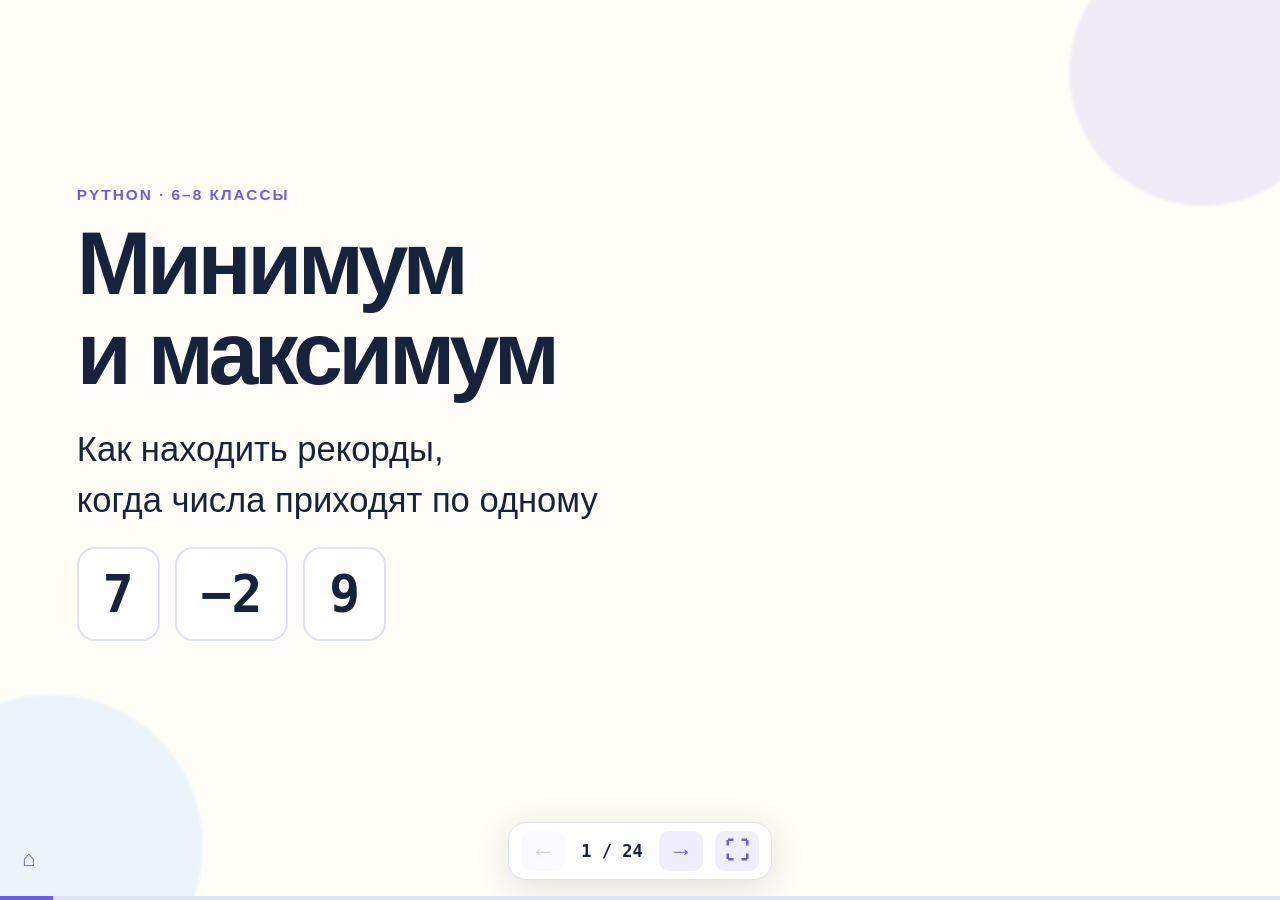
<file: lessons/python-min-max.html>
<!doctype html><html lang="ru"><head><meta charset="utf-8"><meta name="viewport" content="width=device-width,initial-scale=1"><meta name="theme-color" content="#17233d"><meta name="description" content="Урок-презентация о поиске минимума и максимума в Python"><title>Минимум и максимум — Python, 6–8 классы</title><style>
:root{--ink:#17233d;--muted:#65708a;--paper:#fffdf7;--violet:#6c5ce7;--line:#dde2ee}
*{box-sizing:border-box}html,body{margin:0;width:100%;height:100%;overflow:hidden;background:#111a2e;color:var(--ink);font-family:"Segoe UI",Arial,sans-serif}button{font:inherit;cursor:pointer}button:disabled{opacity:.35;cursor:default}button:focus-visible,a:focus-visible{outline:3px solid #e39327;outline-offset:4px}.deck{height:100dvh}.slide{position:absolute;inset:0;display:none;overflow:auto;padding:clamp(28px,5vh,65px) clamp(28px,6vw,100px) 100px;background:radial-gradient(circle at 94% 8%,rgba(108,92,231,.11) 0 9%,transparent 9.3%),radial-gradient(circle at 4% 94%,rgba(72,167,255,.11) 0 10%,transparent 10.3%),var(--paper)}.slide.active{display:flex;flex-direction:column;gap:clamp(18px,3vh,32px)}header{flex-shrink:0}.kicker{font-size:clamp(12px,1.2vw,18px);color:var(--violet);letter-spacing:.13em;text-transform:uppercase;font-weight:800;margin:0 0 12px}h1,h2,h3,p{margin-top:0}h1{font-size:clamp(52px,7vw,106px);line-height:1;letter-spacing:-.05em;margin-bottom:26px}h2{font-size:clamp(32px,4.4vw,66px);line-height:1.07;letter-spacing:-.04em;margin:0;max-width:1200px}h3{font-size:clamp(24px,2.4vw,36px);line-height:1.2;margin-bottom:16px}p,li{font-size:clamp(21px,2.1vw,31px);line-height:1.48;margin-bottom:20px}.content{width:100%;max-width:1400px;margin:auto}.columns{display:grid;grid-template-columns:1fr 1fr;gap:clamp(24px,4vw,65px);align-items:center}.cover .content{margin:auto 0}.lead{max-width:850px;font-size:clamp(25px,2.7vw,40px)}.card{padding:clamp(20px,2.7vw,38px);background:white;border:1px solid var(--line);border-radius:24px}.mint{background:#e3f8f1}.orange{background:#fff0dc}.violet{background:#eeeafe}.numbers{display:flex;flex-wrap:wrap;gap:15px;align-items:center;margin:20px 0}.number{font:800 clamp(35px,4vw,68px) Consolas,monospace;padding:15px 24px;border-radius:18px;background:white;border:2px solid var(--line)}.number.hot{background:#eeeafe;border-color:var(--violet)}.number.stop{border-style:dashed;color:var(--muted)}.big{font:800 clamp(50px,6vw,90px) Consolas,monospace;margin:16px 0}code,pre{font-family:Consolas,"Courier New",monospace}p code{color:var(--violet);font-size:.95em}pre{background:#172238;color:#f7f8ff;border-radius:23px;padding:clamp(20px,2.5vw,36px);font-size:clamp(18px,1.9vw,29px);line-height:1.55;white-space:pre;overflow:auto;margin:0}.action{background:var(--violet);color:white;border:0;border-radius:12px;padding:12px 22px;font-size:clamp(17px,1.5vw,23px);font-weight:700}.action.secondary{background:white;border:1px solid var(--line);color:var(--ink)}.answer{margin-top:20px;padding:18px 24px;border-radius:16px;background:#e3f8f1;font-size:clamp(20px,1.9vw,28px);line-height:1.5}[hidden]{display:none!important}.question{font-size:clamp(26px,3vw,44px);font-weight:700;line-height:1.25}.registers{display:grid;grid-template-columns:repeat(3,1fr);gap:20px;margin:22px 0}.registers div{padding:20px;border-radius:18px;background:#eeeafe}.registers div:nth-child(2){background:#e3f8f1}.registers div:nth-child(3){background:#fff0dc}.registers span{font:700 clamp(20px,2vw,30px) Consolas,monospace}.registers strong{font:800 clamp(44px,5vw,74px) Consolas,monospace;display:block}.trace-message{min-height:2.8em;margin-bottom:12px;font-size:clamp(20px,2vw,29px)}.trace .numbers{margin-top:0}.io{display:grid;grid-template-columns:1fr 1fr;gap:20px}.io h3{font-size:20px;color:var(--muted)}.io pre{background:white;color:var(--ink);border:1px solid var(--line);min-height:155px;font-size:clamp(24px,2.8vw,40px);line-height:1.32}.table-wrap{overflow:auto}table{width:100%;border-collapse:collapse;font-size:clamp(20px,2vw,30px)}th,td{text-align:left;padding:clamp(9px,1.2vh,17px) 20px;border-bottom:1px solid var(--line)}th{color:var(--muted);font-size:.75em}td{font-family:Consolas,monospace}tr:last-child td{border:0}.small{font-size:clamp(18px,1.65vw,25px)}.nav-shell{position:fixed;z-index:20;bottom:20px;left:50%;transform:translateX(-50%);display:flex;align-items:center;gap:12px;padding:8px 12px;background:white;box-shadow:0 7px 35px #17233d22;border:1px solid var(--line);border-radius:18px}.nav-button{border:0;border-radius:10px;width:44px;height:40px;background:#f0edff;color:var(--violet);font-size:24px;font-weight:750}.counter{font:700 17px Consolas,monospace;min-width:70px;text-align:center}.progress-track{position:fixed;bottom:0;left:0;width:100%;height:4px;background:#dfe3f0;z-index:20}.progress-bar{height:100%;background:var(--violet)}.home-link{position:fixed;left:22px;bottom:28px;z-index:20;color:var(--muted);text-decoration:none;font-size:22px}
@media(max-width:800px){.slide{padding:25px 26px 100px}.columns{grid-template-columns:1fr;gap:22px}.content{margin:0 auto}.cover .content{margin:auto 0}h2{font-size:34px}p,li{font-size:22px}.registers{gap:9px}.registers div{padding:12px}.number{padding:12px 18px}.io pre{min-height:100px}.home-link{left:14px}.nav-shell{gap:7px}.nav-button{width:38px}.trace-message{min-height:0}}
@media(max-height:650px) and (min-width:801px){.slide{padding-top:25px;padding-bottom:88px;gap:18px!important}h2{font-size:38px}p,li{font-size:23px}pre{font-size:20px;padding:20px}.number{font-size:40px;padding:10px 17px}.registers{margin:12px 0}.registers strong{font-size:45px}.registers div{padding:12px}.content{margin:auto}.io pre{font-size:28px}.big{font-size:56px}}
@media print{html,body{height:auto;overflow:visible;background:white}.deck{height:auto}.slide,.slide.active{position:relative;display:block;overflow:visible;min-height:95vh;break-after:page;padding:25px;background:white}header{margin-bottom:30px}.nav-shell,.progress-track,.home-link,.action{display:none}.columns{grid-template-columns:1fr 1fr}.content{margin:0}.answer[hidden]{display:block!important}h1{font-size:48pt}h2{font-size:30pt}p,li{font-size:19pt}pre{font-size:17pt;white-space:pre-wrap}}
.answer{margin-top:16px;padding:16px 22px;font-size:clamp(19px,1.8vw,26px);line-height:1.45}</style></head><body><main class="deck" aria-label="Урок о минимуме и максимуме"><section class="slide cover active" data-title="Минимум и максимум"><div class="content"><p class="kicker">Python · 6–8 классы</p><h1>Минимум<br>и максимум</h1><p class="lead">Как находить рекорды,<br>когда числа приходят по одному</p><div class="numbers"><span class="number">7</span><span class="number">−2</span><span class="number">9</span></div></div></section>
<section class="slide" data-title="Что останется на табло?" ><header><p class="kicker">Рекорды</p><h2>Что останется на табло?</h2></header><div class="content"><div class="columns"><div><p>Игроки набрали 6, 2 и 8 очков.</p><div class="numbers"><span class="number">6</span><span class="number">2</span><span class="number">8</span></div><p class="question">Как запомнить лучший результат?</p></div><div><div class="card orange"><h3>Текущий максимум</h3><p class="big">?</p><button class="action" type="button" data-reveal data-label="Ответ" aria-expanded="false">Ответ</button><div class="answer" hidden>Сначала 6. После 2 рекорд не меняется. После 8 новый рекорд равен 8.</div></div></div></div></div></section>
<section class="slide" data-title="Ноль завершает ввод" ><header><p class="kicker">Вспомним while</p><h2>Ноль завершает ввод</h2></header><div class="content"><div class="columns"><div><pre><code>x = int(input())
while x != 0:
    print(x)
    x = int(input())</code></pre></div><div><p>Каждое число вводится с новой строки.</p><p>Условие <code>x != 0</code> проверяется перед телом цикла.</p><p class="question">Что случится без последнего input()?</p><button class="action" type="button" data-reveal data-label="Ответ" aria-expanded="false">Ответ</button><div class="answer" hidden>При ненулевом x цикл будет бесконечно печатать одно и то же число.</div></div></div></div></section>
<section class="slide" data-title="Две переменные для рекордов" ><header><p class="kicker">Переменные</p><h2>Две переменные для рекордов</h2></header><div class="content"><div class="columns"><div><div class="card mint"><h3>Минимум · mn</h3><p>Самое маленькое из уже прочитанных чисел.</p><pre><code>if x &lt; mn:
    mn = x</code></pre></div></div><div><div class="card orange"><h3>Максимум · mx</h3><p>Самое большое из уже прочитанных чисел.</p><pre><code>if x &gt; mx:
    mx = x</code></pre></div></div></div></div></section>
<section class="slide" data-title="Первое число задаёт оба рекорда" ><header><p class="kicker">Начальные значения</p><h2>Первое число задаёт оба рекорда</h2></header><div class="content"><div class="columns"><div><div class="numbers"><span class="number">6</span></div><p>Пока прочитано одно число, оно и самое маленькое, и самое большое.</p></div><div><pre><code>x = int(input())
mn = x
mx = x</code></pre></div></div></div></section>
<section class="slide" data-title="Как меняются mn и mx?" ><header><p class="kicker">Пример</p><h2>Как меняются mn и mx?</h2></header><div class="content"><div class="trace" data-values="6,2,8"><div class="numbers"></div><div class="registers"><div><span>x</span><strong>?</strong></div><div><span>mn</span><strong>?</strong></div><div><span>mx</span><strong>?</strong></div></div><p class="trace-message" role="status">Первое число ещё не прочитано.</p><button class="action" data-trace-next type="button">Следующее число</button> <button class="action secondary" data-trace-reset type="button" aria-label="Повторить пример">↺</button></div></div></section>
<section class="slide" data-title="Почему mx = 0 не подходит?" ><header><p class="kicker">Частая ошибка</p><h2>Почему mx = 0 не подходит?</h2></header><div class="content"><div class="columns"><div><div class="numbers"><span class="number">−8</span><span class="number">−3</span></div><p>Ни одно число не больше нуля. Переменная mx так и останется равной 0.</p><p class="question">Но нуля среди данных нет.</p></div><div><div class="card orange"><p>Максимум этого потока</p><p class="big">−3</p><p>Начальное значение рекорда берём из самого потока.</p></div></div></div></div></section>
<section class="slide" data-title="Поиск в потоке до нуля" ><header><p class="kicker">Один рекорд</p><h2>Поиск в потоке до нуля</h2></header><div class="content"><div class="columns"><div><pre><code>mx = int(input())
x = int(input())
while x != 0:
    if x &gt; mx:
        mx = x
    x = int(input())
print(mx)</code></pre></div><div><p>Первый ввод задаёт рекорд.</p><p>Цикл обрабатывает следующие числа, пока не встретит 0.</p><p>Итоговый вывод находится после цикла.</p></div></div></div></section>
<section class="slide" data-title="Минимум из трёх" id="task-1" data-task="1"><header><p class="kicker">Задача 1</p><h2>Минимум из трёх</h2></header><div class="content"><div class="columns"><div><p>Введите три целых числа с разных строк. Выведите наименьшее. Обновляйте переменную mn последовательными сравнениями; цикл пока не обязателен.</p><button class="action" type="button" data-reveal data-label="Подсказка" aria-expanded="false">Подсказка</button><div class="answer" hidden>Примите первое число за минимум. Каждое из двух следующих сравните с текущим mn.</div></div><div><div class="io"><div><h3>Ввод</h3><pre><code>-4
-9
-2</code></pre></div><div><h3>Вывод</h3><pre><code>-9</code></pre></div></div></div></div></div></section>
<section class="slide" data-title="Максимум потока до нуля" id="task-2" data-task="2"><header><p class="kicker">Задача 2</p><h2>Максимум потока до нуля</h2></header><div class="content"><div class="columns"><div><p>Введите непустую последовательность целых чисел до 0. Выведите наибольшее число. Завершающий 0 не участвует в поиске.</p><button class="action" type="button" data-reveal data-label="Подсказка" aria-expanded="false">Подсказка</button><div class="answer" hidden>Первое число станет mx. Прочитайте следующее число перед while. Внутри цикла обновляйте рекорд и читайте новое число.</div></div><div><div class="io"><div><h3>Ввод</h3><pre><code>-8
-3
-5
0</code></pre></div><div><h3>Вывод</h3><pre><code>-3</code></pre></div></div></div></div></div></section>
<section class="slide" data-title="Один поток, две проверки" ><header><p class="kicker">Минимум и максимум</p><h2>Один поток, две проверки</h2></header><div class="content"><div class="columns"><div><pre><code>if x &gt; mx:
    mx = x
if x &lt; mn:
    mn = x</code></pre></div><div><p>mn и mx начинаются с первого числа.</p><p>Каждое следующее число сравнивается с обоими рекордами.</p><p>После цикла:</p><pre><code>print(mx, mn)</code></pre></div></div></div></section>
<section class="slide" data-title="Ноль не участвует в поиске" ><header><p class="kicker">Пример</p><h2>Ноль не участвует в поиске</h2></header><div class="content"><div class="trace" data-values="7,-2,9,0"><div class="numbers"></div><div class="registers"><div><span>x</span><strong>?</strong></div><div><span>mn</span><strong>?</strong></div><div><span>mx</span><strong>?</strong></div></div><p class="trace-message" role="status">Первое число ещё не прочитано.</p><button class="action" data-trace-next type="button">Следующее число</button> <button class="action secondary" data-trace-reset type="button" aria-label="Повторить пример">↺</button></div></div></section>
<section class="slide" data-title="А если число только одно?" ><header><p class="kicker">Проверка алгоритма</p><h2>А если число только одно?</h2></header><div class="content"><div class="columns"><div><div class="card mint"><h3>6, затем 0</h3><p>Минимум и максимум равны 6.</p></div></div><div><div class="card orange"><h3>4, 4, 4, затем 0</h3><p>Оба рекорда равны 4.</p></div></div></div><p style="margin-top:28px">Если первым пришёл 0, данных нет. У пустого потока нет минимума и максимума. В наших задачах поток непустой.</p></div></section>
<section class="slide" data-title="Минимум потока до нуля" id="task-3" data-task="3"><header><p class="kicker">Задача 3</p><h2>Минимум потока до нуля</h2></header><div class="content"><div class="columns"><div><p>Введите непустую последовательность целых чисел до 0. Выведите наименьшее число, исключив завершающий 0.</p><button class="action" type="button" data-reveal data-label="Подсказка" aria-expanded="false">Подсказка</button><div class="answer" hidden>Вспомните № 2. Какой знак сравнения означает новый минимум?</div></div><div><div class="io"><div><h3>Ввод</h3><pre><code>8
3
5
0</code></pre></div><div><h3>Вывод</h3><pre><code>3</code></pre></div></div></div></div></div></section>
<section class="slide" data-title="Два рекорда за один проход" id="task-4" data-task="4"><header><p class="kicker">Задача 4</p><h2>Два рекорда за один проход</h2></header><div class="content"><div class="columns"><div><p>Непустая последовательность целых чисел заканчивается 0. Найдите максимум и минимум за один проход. Выведите максимум, затем минимум через пробел. Ноль не учитывать.</p><button class="action" type="button" data-reveal data-label="Подсказка" aria-expanded="false">Подсказка</button><div class="answer" hidden>Оба рекорда равны первому числу. В одном while сделайте две проверки: на новый максимум и на новый минимум. Итоговый print находится после цикла.</div></div><div><div class="io"><div><h3>Ввод</h3><pre><code>7
-2
9
0</code></pre></div><div><h3>Вывод</h3><pre><code>9 -2</code></pre></div></div></div></div></div></section>
<section class="slide" data-title="Шесть проверок" ><header><p class="kicker">Задача 4</p><h2>Шесть проверок</h2></header><div class="content"><div class="table-wrap"><table><thead><tr><th>Ввод по одному числу на строке</th><th>Вывод: mx mn</th></tr></thead><tbody><tr data-test="1"><td>7, -2, 9, 0</td><td>9 -2</td></tr><tr data-test="2"><td>-8, -3, -5, 0</td><td>-3 -8</td></tr><tr data-test="3"><td>8, 3, 5, 0</td><td>8 3</td></tr><tr data-test="4"><td>6, 0</td><td>6 6</td></tr><tr data-test="5"><td>4, 4, 4, 0</td><td>4 4</td></tr><tr data-test="6"><td>9, 2, -6, 0</td><td>9 -6</td></tr></tbody></table></div></div></section>
<section class="slide" data-title="Значение 7, первый индекс 1" ><header><p class="kicker">Позиция рекорда</p><h2>Значение 7, первый индекс 1</h2></header><div class="content"><div class="columns"><div><div class="table-wrap"><table><thead><tr><th>Индекс i</th><th>0</th><th>1</th><th>2</th></tr></thead><tbody><tr><th>Число</th><td>2</td><td>7</td><td>7</td></tr></tbody></table></div><p style="margin-top:25px">При равенстве рекорд не обновляется. Поэтому сохраняется первая позиция.</p></div><div><pre><code>if x &gt; mx:
    mx = x
    pos = i</code></pre><p class="small" style="margin-top:20px">i — текущий индекс, pos — индекс рекорда. Счёт начинается с 0.</p></div></div></div></section>
<section class="slide" data-title="Первое место максимума" id="task-5" data-task="5"><header><p class="kicker">Задача 5</p><h2>Первое место максимума</h2></header><div class="content"><div class="columns"><div><p>Натуральные числа поступают до 0. Поток непустой. Выведите индекс первого наибольшего элемента; индексация с 0. Индекс храните в переменной, список не нужен.</p><button class="action" type="button" data-reveal data-label="Подсказка" aria-expanded="false">Подсказка</button><div class="answer" hidden>Храните отдельно текущий индекс i и индекс рекорда pos. Меняйте pos только при строгом улучшении mx.</div></div><div><div class="io"><div><h3>Ввод</h3><pre><code>2
7
7
3
0</code></pre></div><div><h3>Вывод</h3><pre><code>1</code></pre></div></div></div></div></div></section>
<section class="slide" data-title="Сколько раз достигнут максимум" id="task-6" data-task="6"><header><p class="kicker">Задача 6</p><h2>Сколько раз достигнут максимум</h2></header><div class="content"><div class="columns"><div><p>Введите непустой поток натуральных чисел до 0. Выведите, сколько введённых чисел равно итоговому максимуму.</p><button class="action" type="button" data-reveal data-label="Подсказка" aria-expanded="false">Подсказка</button><div class="answer" hidden>Новый больший рекорд начинает счёт заново с 1. Равный текущему рекорду увеличивает счётчик. Меньший ничего не меняет.</div></div><div><div class="io"><div><h3>Ввод</h3><pre><code>3
3
5
5
0</code></pre></div><div><h3>Вывод</h3><pre><code>2</code></pre></div></div></div></div></div></section>
<section class="slide" data-title="Второй по величине" id="task-7" data-task="7"><header><p class="kicker">Задача 7</p><h2>Второй по величине</h2></header><div class="content"><div class="columns"><div><p>Введите различные натуральные числа до 0; до сигнала есть хотя бы два числа. Выведите второе по величине.</p><button class="action" type="button" data-reveal data-label="Подсказка" aria-expanded="false">Подсказка</button><div class="answer" hidden>Упорядочьте первые два числа: mx1 &gt; mx2. Когда приходит новый лидер, прежний лидер становится вторым.</div></div><div><div class="io"><div><h3>Ввод</h3><pre><code>4
9
6
0</code></pre></div><div><h3>Вывод</h3><pre><code>6</code></pre></div></div></div></div></div></section>
<section class="slide" data-title="Второй минимум с повторами" id="task-8" data-task="8"><header><p class="kicker">Задача 8</p><h2>Второй минимум с повторами</h2></header><div class="content"><div class="columns"><div><p>До 0 поступают минимум два натуральных числа, каждое не больше 10^9. Мысленно удалите одно вхождение наименьшего и выведите минимум оставшихся. Повторы разрешены.</p><button class="action" type="button" data-reveal data-label="Подсказка" aria-expanded="false">Подсказка</button><div class="answer" hidden>Это второе число в упорядоченном наборе с повторами. Храните mn1 ≤ mn2. Если x равен mn1 и меньше mn2, он займёт второе место.</div></div><div><div class="io"><div><h3>Ввод</h3><pre><code>1
2
1
0</code></pre></div><div><h3>Вывод</h3><pre><code>1</code></pre></div></div></div></div></div></section>
<section class="slide" data-title="Расстояние между первыми рекордами" id="task-9" data-task="9"><header><p class="kicker">Задача 9</p><h2>Расстояние между первыми рекордами</h2></header><div class="content"><div class="columns"><div><p>В непустом потоке целых ненулевых чисел до 0 найдите расстояние между позициями первого минимума и первого максимума: модуль разности индексов, не разность значений.</p><button class="action" type="button" data-reveal data-label="Подсказка" aria-expanded="false">Подсказка</button><div class="answer" hidden>Храните mn, mx, их первые индексы и текущий индекс. Рекорды обновляйте строго. В конце сделайте разность индексов неотрицательной.</div></div><div><div class="io"><div><h3>Ввод</h3><pre><code>-1
-2
1
7
2
0</code></pre></div><div><h3>Вывод</h3><pre><code>2</code></pre></div></div></div></div></div></section>
<section class="slide" data-title="Рекорды хранятся в переменных" ><header><p class="kicker">Главное</p><h2>Рекорды хранятся в переменных</h2></header><div class="content"><div class="columns"><div><p>Начальные значения — первое число.</p><p>Новое число улучшает рекорд только при строгом сравнении.</p><p>Ноль завершает поток. Итог выводится после цикла.</p></div><div><div class="card violet"><h3>После каждого шага</h3><p>mn и mx — минимум и максимум среди всех прочитанных данных.</p><p class="small">Для поиска достаточно переменных и while. Список и встроенные min() / max() не нужны.</p></div></div></div></div></section>
<section class="slide" data-title="Размах потока" ><header><p class="kicker">Домашняя задача</p><h2>Размах потока</h2></header><div class="content"><div class="columns"><div><p>Непустой поток целых чисел заканчивается 0.</p><p>Найдите разность максимального и минимального значений. Ноль не учитывается.</p><pre><code>размах = mx - mn</code></pre></div><div><div class="table-wrap"><table><thead><tr><th>Ввод</th><th>Вывод</th></tr></thead><tbody><tr><td>7, −2, 9, 0</td><td>11</td></tr><tr><td>−8, −3, −5, 0</td><td>5</td></tr><tr><td>6, 0</td><td>0</td></tr></tbody></table></div></div></div></div></section></main><a class="home-link" href="../index.html" aria-label="Каталог уроков" title="Каталог уроков">⌂</a><nav class="nav-shell" aria-label="Навигация по презентации"><button class="nav-button" id="prevBtn" aria-label="Предыдущий слайд" title="Предыдущий слайд (←)">←</button><span class="counter" id="counter" aria-live="polite">1 / 24</span><button class="nav-button" id="nextBtn" aria-label="Следующий слайд" title="Следующий слайд (→)">→</button><button class="nav-button" id="fullBtn" aria-label="Полноэкранный режим" title="Полноэкранный режим (F)">⛶</button></nav><div class="progress-track" aria-hidden="true"><div class="progress-bar" id="progressBar"></div></div><script>
(() => {
 'use strict';
 const slides=[...document.querySelectorAll('.slide')];let current=0;
 function goTo(index,writeHash=true){
  current=Math.max(0,Math.min(slides.length-1,index));
  slides.forEach((s,i)=>{const active=i===current;s.classList.toggle('active',active);s.setAttribute('aria-hidden',String(!active));s.inert=!active;if(active)s.scrollTop=0;});
  document.getElementById('counter').textContent=`${current+1} / ${slides.length}`;
  document.getElementById('prevBtn').disabled=current===0;document.getElementById('nextBtn').disabled=current===slides.length-1;
  document.getElementById('progressBar').style.width=`${(current+1)/slides.length*100}%`;
  if(writeHash)history.replaceState(null,'','#'+(current+1));
 }
 document.getElementById('prevBtn').addEventListener('click',()=>goTo(current-1));
 document.getElementById('nextBtn').addEventListener('click',()=>goTo(current+1));
 async function fullscreen(){try{if(document.fullscreenElement)await document.exitFullscreen?.();else await document.documentElement.requestFullscreen?.();}catch(_){}}
 document.getElementById('fullBtn').addEventListener('click',fullscreen);
 document.querySelectorAll('[data-reveal]').forEach(b=>b.addEventListener('click',()=>{const a=b.nextElementSibling;a.hidden=!a.hidden;b.textContent=a.hidden?(b.dataset.label||'Ответ'):'Скрыть';b.setAttribute('aria-expanded',String(!a.hidden));}));
 document.querySelectorAll('.trace').forEach(t=>{
  const values=t.dataset.values.split(',').map(Number);let cursor=0,mn=null,mx=null;
  const nums=t.querySelector('.numbers'),regs=t.querySelectorAll('.registers strong'),msg=t.querySelector('.trace-message'),next=t.querySelector('[data-trace-next]');
  nums.replaceChildren(...values.map(x=>{const el=document.createElement('span');el.className='number'+(x===0?' stop':'');el.textContent=x;return el;}));
  next.addEventListener('click',()=>{
   if(cursor>=values.length)return;const x=values[cursor];[...nums.children].forEach((el,i)=>el.classList.toggle('hot',i===cursor));
   if(x===0)msg.textContent=`Стоп. Ноль не меняет рекорды. Вывод: ${mx} ${mn}.`;
   else if(mn===null){mn=mx=x;msg.textContent='Первое число задаёт оба рекорда.';}
   else{const changes=[];if(x<mn){mn=x;changes.push('Новый минимум: '+mn);}if(x>mx){mx=x;changes.push('Новый максимум: '+mx);}msg.textContent=changes.length?changes.join('. ')+'.':'Рекорды не изменились.';}
   regs[0].textContent=x;regs[1].textContent=mn;regs[2].textContent=mx;cursor++;next.disabled=cursor===values.length;
  });
  t.querySelector('[data-trace-reset]').addEventListener('click',()=>{cursor=0;mn=mx=null;regs.forEach(el=>el.textContent='?');[...nums.children].forEach(el=>el.classList.remove('hot'));msg.textContent='Первое число ещё не прочитано.';next.disabled=false;});
 });
 document.addEventListener('keydown',e=>{
  const tag=document.activeElement?.tagName;if(['INPUT','TEXTAREA','SELECT'].includes(tag))return;
  if(['ArrowRight','PageDown'].includes(e.key)){e.preventDefault();goTo(current+1);}
  else if(['ArrowLeft','PageUp'].includes(e.key)){e.preventDefault();goTo(current-1);}
  else if(e.key==='Home'){e.preventDefault();goTo(0);}
  else if(e.key==='End'){e.preventDefault();goTo(slides.length-1);}
  else if(e.key===' '&&!['BUTTON','A'].includes(tag)){e.preventDefault();const trace=slides[current].querySelector('[data-trace-next]:not(:disabled)');const reveal=[...slides[current].querySelectorAll('[data-reveal]')].find(el=>el.nextElementSibling.hidden);if(trace)trace.click();else if(reveal)reveal.click();else goTo(current+1);}
  else if(e.key.toLowerCase()==='f')fullscreen();
 });
 let touch=null;
 document.addEventListener('touchstart',e=>{touch=null;if(e.target.closest('button,a,pre,.table-wrap'))return;const p=e.changedTouches[0];touch={x:p.clientX,y:p.clientY};},{passive:true});
 document.addEventListener('touchend',e=>{if(!touch)return;const p=e.changedTouches[0],dx=p.clientX-touch.x,dy=p.clientY-touch.y;if(Math.abs(dx)>80&&Math.abs(dx)>Math.abs(dy)*1.5)goTo(current+(dx<0?1:-1));touch=null;},{passive:true});
 function fromHash(){const n=Number(location.hash.slice(1));goTo(Number.isInteger(n)&&n>=1&&n<=slides.length?n-1:0,false);}
 window.addEventListener('hashchange',fromHash);fromHash();
})();
</script></body></html>
</file>
<file: assets/css/site.css>
:root {
  --ink: #18213c;
  --muted: #65708a;
  --paper: #f7f8ff;
  --white: #ffffff;
  --line: #dfe3f2;
  --violet: #6755d9;
  --violet-dark: #4735b9;
  --mint: #25b894;
  --orange: #ff9b43;
  --yellow: #ffd86b;
  --code: #172238;
  --shadow: 0 24px 70px rgba(42, 48, 92, 0.13);
}

* {
  box-sizing: border-box;
}

html {
  scroll-behavior: smooth;
}

body {
  min-width: 320px;
  margin: 0;
  color: var(--ink);
  background:
    radial-gradient(circle at 9% 4%, rgba(103, 85, 217, 0.10), transparent 28rem),
    radial-gradient(circle at 94% 32%, rgba(37, 184, 148, 0.09), transparent 26rem),
    var(--paper);
  font-family: "Segoe UI", "Aptos", Arial, sans-serif;
  -webkit-font-smoothing: antialiased;
}

a {
  color: inherit;
}

.page-shell {
  width: min(1180px, calc(100% - 40px));
  margin: 0 auto;
}

.site-header {
  min-height: 86px;
  display: flex;
  align-items: center;
  justify-content: space-between;
  gap: 24px;
  border-bottom: 1px solid rgba(101, 112, 138, 0.16);
}

.brand {
  display: inline-flex;
  align-items: center;
  gap: 12px;
  color: var(--ink);
  font-size: 17px;
  font-weight: 750;
  text-decoration: none;
}

.brand-mark {
  display: grid;
  width: 42px;
  height: 42px;
  place-items: center;
  border-radius: 13px;
  color: var(--white);
  background: var(--violet);
  box-shadow: 0 10px 24px rgba(103, 85, 217, 0.26);
  font-family: Consolas, monospace;
  font-weight: 800;
}

.header-note {
  color: var(--muted);
  font-size: 14px;
}

.hero {
  min-height: 560px;
  display: grid;
  grid-template-columns: 1.05fr 0.95fr;
  align-items: center;
  gap: clamp(48px, 8vw, 110px);
  padding: 80px 0 96px;
}

.eyebrow {
  margin: 0 0 15px;
  color: var(--violet);
  font-size: 13px;
  font-weight: 800;
  letter-spacing: 0.12em;
  text-transform: uppercase;
}

h1,
h2,
h3,
p {
  overflow-wrap: break-word;
}

h1 {
  max-width: 720px;
  margin: 0;
  font-size: clamp(46px, 6vw, 76px);
  line-height: 1.02;
  letter-spacing: -0.055em;
}

.lead {
  max-width: 610px;
  margin: 27px 0 32px;
  color: var(--muted);
  font-size: clamp(17px, 1.7vw, 20px);
  line-height: 1.65;
}

.primary-action {
  display: inline-flex;
  align-items: center;
  gap: 14px;
  min-height: 54px;
  padding: 0 24px;
  border-radius: 16px;
  color: var(--white);
  background: var(--violet);
  box-shadow: 0 15px 34px rgba(103, 85, 217, 0.24);
  font-weight: 750;
  text-decoration: none;
  transition: transform 180ms ease, background 180ms ease;
}

.primary-action:hover {
  transform: translateY(-2px);
  background: var(--violet-dark);
}

.code-card {
  position: relative;
  min-width: 0;
  padding: 18px 0 10px;
  border: 1px solid rgba(255, 255, 255, 0.1);
  border-radius: 28px;
  color: #f7f8ff;
  background: var(--code);
  box-shadow: var(--shadow);
  transform: rotate(1.5deg);
}

.window-bar {
  display: flex;
  gap: 7px;
  padding: 0 19px 14px;
  border-bottom: 1px solid rgba(255, 255, 255, 0.09);
}

.window-bar span {
  width: 10px;
  height: 10px;
  border-radius: 50%;
  background: #ff6685;
}

.window-bar span:nth-child(2) {
  background: var(--yellow);
}

.window-bar span:nth-child(3) {
  background: var(--mint);
}

.code-card pre {
  margin: 0;
  padding: clamp(28px, 4vw, 48px);
  overflow-x: auto;
  font: clamp(14px, 1.7vw, 20px)/1.85 Consolas, "Courier New", monospace;
}

.code-violet { color: #b8aaff; }
.code-mint { color: #57ddbc; }
.code-orange { color: #ffc074; }

.spark {
  position: absolute;
  display: grid;
  place-items: center;
  width: 49px;
  height: 49px;
  border-radius: 15px;
  color: var(--violet-dark);
  background: var(--yellow);
  box-shadow: 0 12px 24px rgba(42, 48, 92, 0.17);
  font-size: 22px;
}

.spark-one {
  top: -27px;
  right: 38px;
}

.spark-two {
  bottom: -21px;
  left: -20px;
  color: var(--white);
  background: var(--mint);
}

.lessons-section {
  padding: 70px 0 100px;
  border-top: 1px solid rgba(101, 112, 138, 0.16);
}

.section-heading {
  display: flex;
  align-items: end;
  justify-content: space-between;
  gap: 30px;
  margin-bottom: 34px;
}

.section-heading h2 {
  margin: 0;
  font-size: clamp(34px, 4vw, 50px);
  letter-spacing: -0.045em;
}

.lesson-count {
  margin: 0 0 7px;
  color: var(--muted);
  font-size: 15px;
}

.lesson-grid {
  display: grid;
  grid-template-columns: repeat(auto-fit, minmax(min(100%, 320px), 1fr));
  gap: 26px;
}

.lesson-card {
  min-width: 0;
  overflow: hidden;
  border: 1px solid var(--line);
  border-radius: 28px;
  background: var(--white);
  box-shadow: 0 14px 44px rgba(42, 48, 92, 0.08);
  transition: transform 180ms ease, box-shadow 180ms ease;
}

.lesson-card:hover {
  transform: translateY(-4px);
  box-shadow: 0 22px 60px rgba(42, 48, 92, 0.13);
}

.card-visual {
  position: relative;
  min-height: 205px;
  overflow: hidden;
  background:
    radial-gradient(circle at 22% 25%, rgba(255, 255, 255, 0.25) 0 7px, transparent 8px),
    linear-gradient(135deg, #7867e8, #5140c9);
}

.python-sign,
.decision {
  position: absolute;
  display: grid;
  place-items: center;
  border: 2px solid rgba(255, 255, 255, 0.5);
  color: var(--white);
  font-family: Consolas, monospace;
  font-weight: 800;
}

.python-sign {
  top: 34px;
  left: 50%;
  width: 72px;
  height: 72px;
  border-radius: 23px;
  background: rgba(255, 255, 255, 0.13);
  transform: translateX(-50%) rotate(-4deg);
  font-size: 25px;
}

.decision {
  right: 40px;
  bottom: 28px;
  width: 56px;
  height: 56px;
  border-radius: 50%;
  color: var(--ink);
  background: var(--yellow);
  font-size: 20px;
}

.branch {
  position: absolute;
  bottom: 54px;
  width: 120px;
  height: 3px;
  background: rgba(255, 255, 255, 0.7);
}

.branch span {
  position: absolute;
  top: -5px;
  width: 13px;
  height: 13px;
  border-radius: 50%;
  background: var(--white);
}

.branch-left {
  left: calc(50% - 119px);
  transform: rotate(28deg);
}

.branch-left span { left: 0; }

.branch-right {
  left: 50%;
  transform: rotate(-28deg);
}

.branch-right span { right: 0; }

.card-body {
  padding: 27px 29px 29px;
}

.tags {
  display: flex;
  flex-wrap: wrap;
  gap: 8px;
}

.tags span {
  padding: 6px 10px;
  border-radius: 999px;
  color: var(--violet-dark);
  background: #eeebff;
  font-size: 12px;
  font-weight: 800;
}

.tags span + span {
  color: #16795f;
  background: #e4f8f2;
}

.card-body h3 {
  margin: 18px 0 12px;
  font-size: clamp(23px, 2.8vw, 31px);
  line-height: 1.16;
  letter-spacing: -0.03em;
}

.card-body > p {
  margin: 0;
  color: var(--muted);
  font-size: 16px;
  line-height: 1.6;
}

.card-body code {
  padding: 1px 5px;
  border-radius: 5px;
  color: var(--violet-dark);
  background: #f0eeff;
  font-family: Consolas, monospace;
  font-size: 0.9em;
}

.card-footer {
  display: flex;
  align-items: center;
  justify-content: space-between;
  gap: 20px;
  margin-top: 26px;
  padding-top: 21px;
  border-top: 1px solid var(--line);
}

.meta {
  color: var(--muted);
  font-size: 13px;
}

.card-footer a {
  color: var(--violet-dark);
  font-weight: 800;
  text-decoration: none;
}

.card-footer a:hover {
  text-decoration: underline;
  text-underline-offset: 4px;
}

footer {
  padding: 30px 0 40px;
  border-top: 1px solid rgba(101, 112, 138, 0.16);
  color: var(--muted);
  font-size: 13px;
  text-align: center;
}

footer p {
  margin: 0;
}

:focus-visible {
  outline: 3px solid var(--orange);
  outline-offset: 4px;
}

@media (max-width: 800px) {
  .page-shell {
    width: min(100% - 28px, 680px);
  }

  .hero {
    min-height: auto;
    grid-template-columns: 1fr;
    gap: 66px;
    padding: 62px 0 86px;
  }

  .hero-copy {
    text-align: center;
  }

  .lead {
    margin-right: auto;
    margin-left: auto;
  }

  .code-card {
    width: min(100% - 16px, 560px);
    margin: 0 auto;
  }
}

@media (max-width: 520px) {
  .site-header {
    min-height: 74px;
  }

  .brand {
    font-size: 15px;
  }

  .brand-mark {
    width: 38px;
    height: 38px;
  }

  .header-note {
    display: none;
  }

  h1 {
    font-size: clamp(40px, 13vw, 58px);
  }

  .section-heading,
  .card-footer {
    align-items: flex-start;
    flex-direction: column;
  }

  .section-heading {
    gap: 10px;
  }

  .card-body {
    padding: 24px;
  }
}

@media (prefers-reduced-motion: reduce) {
  html {
    scroll-behavior: auto;
  }

  *,
  *::before,
  *::after {
    transition-duration: 0.01ms !important;
  }
}
</file>
